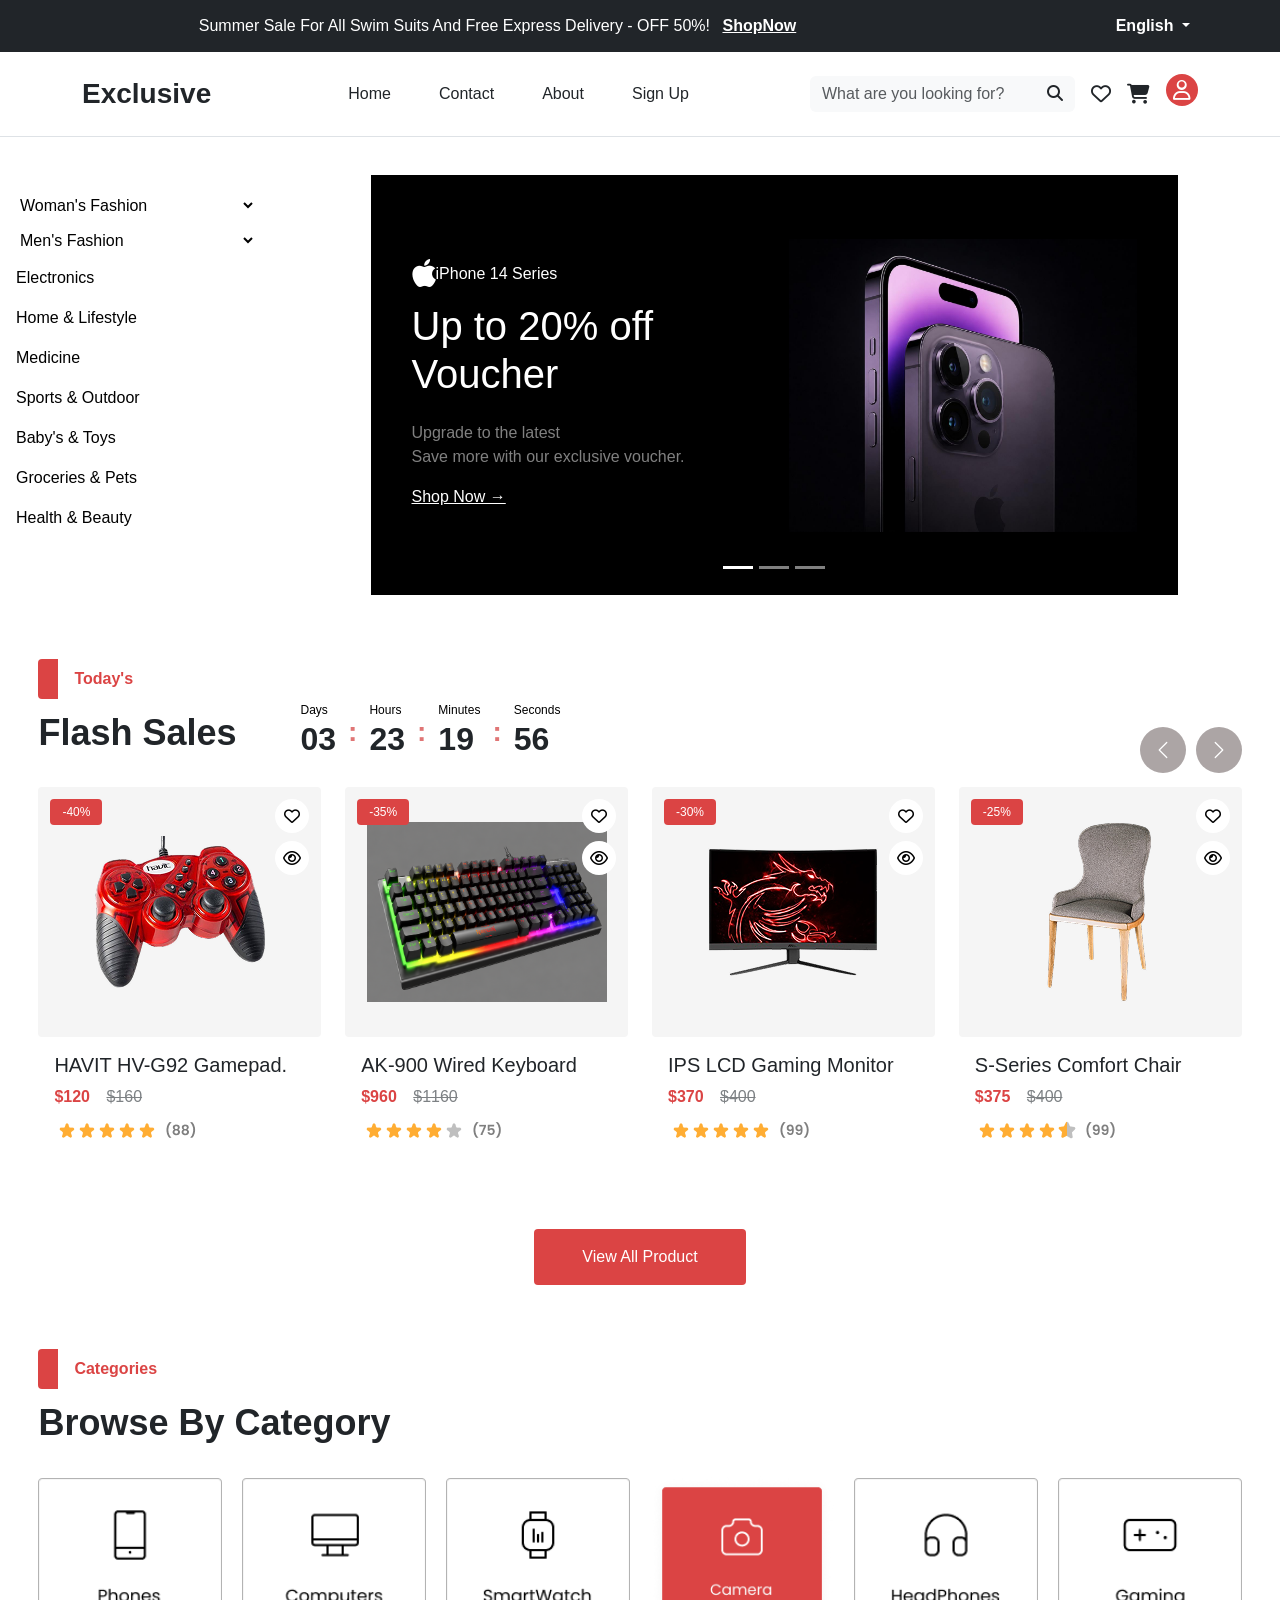
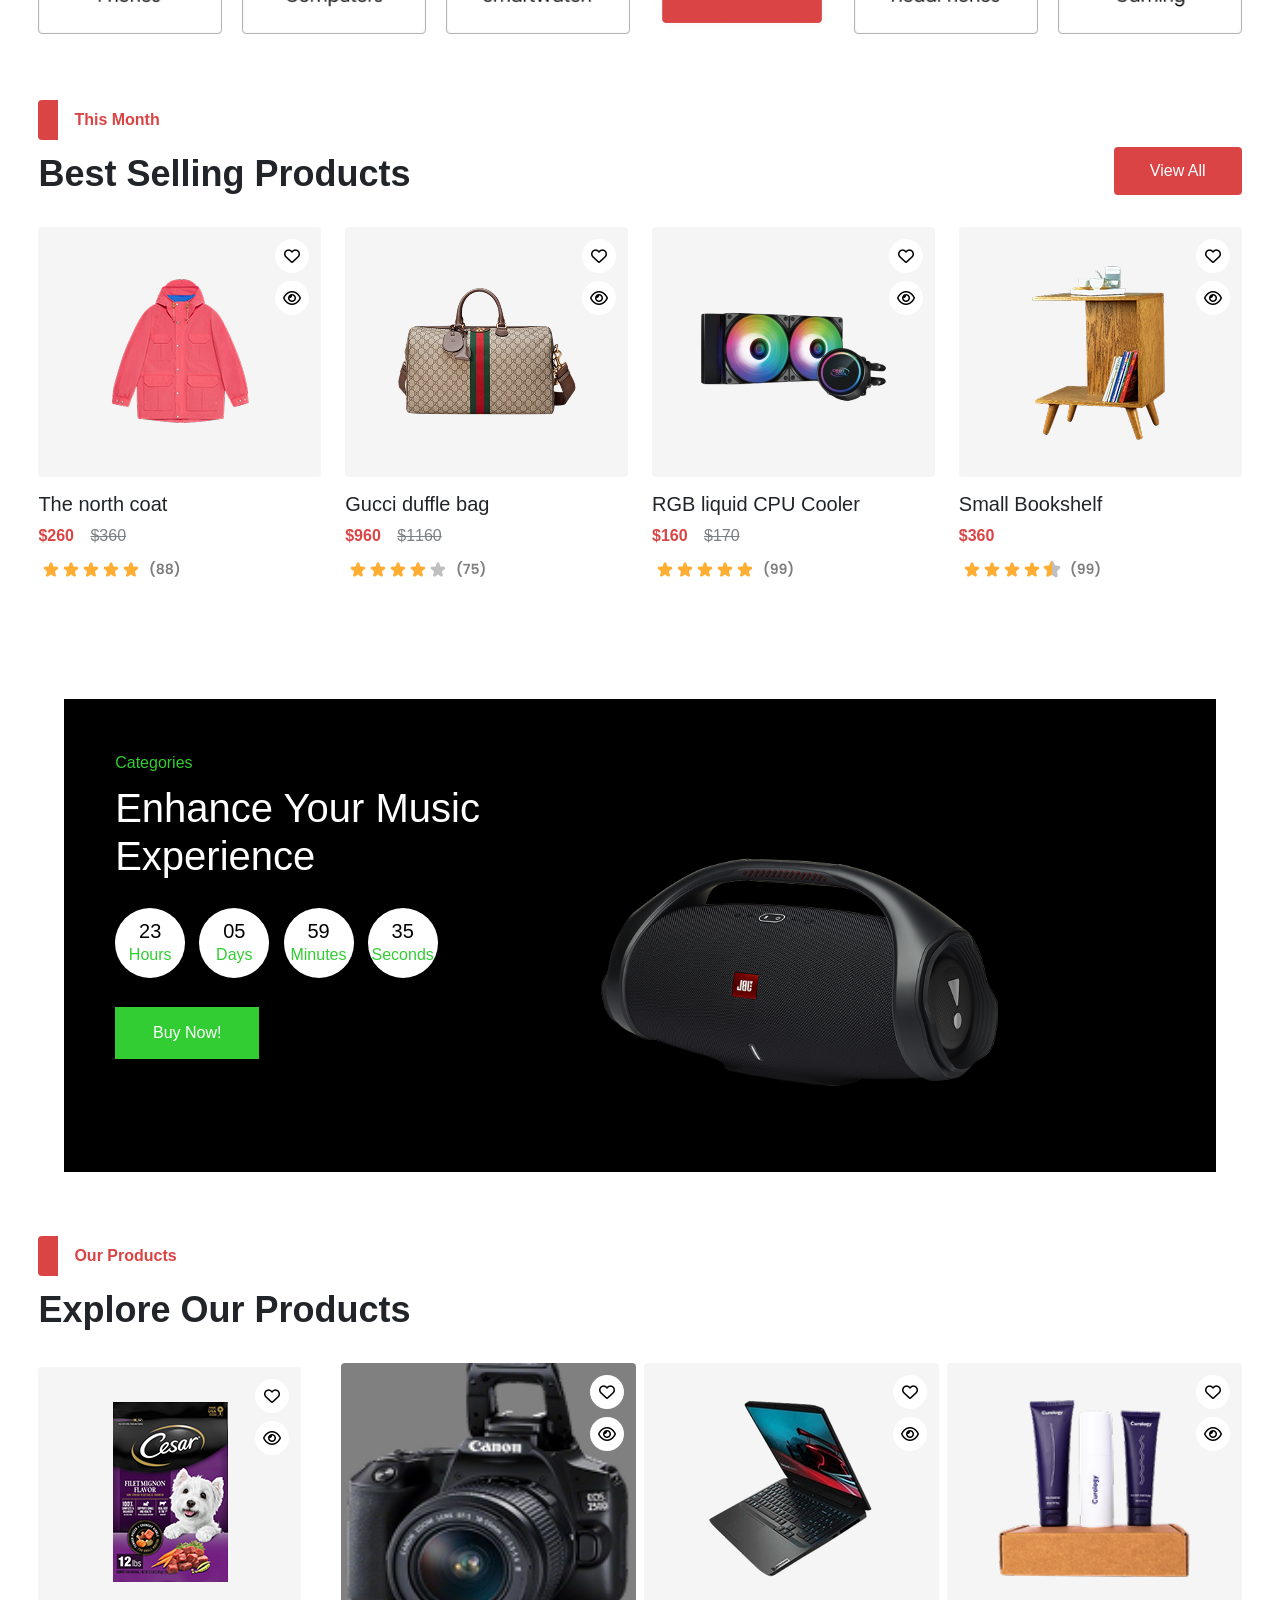
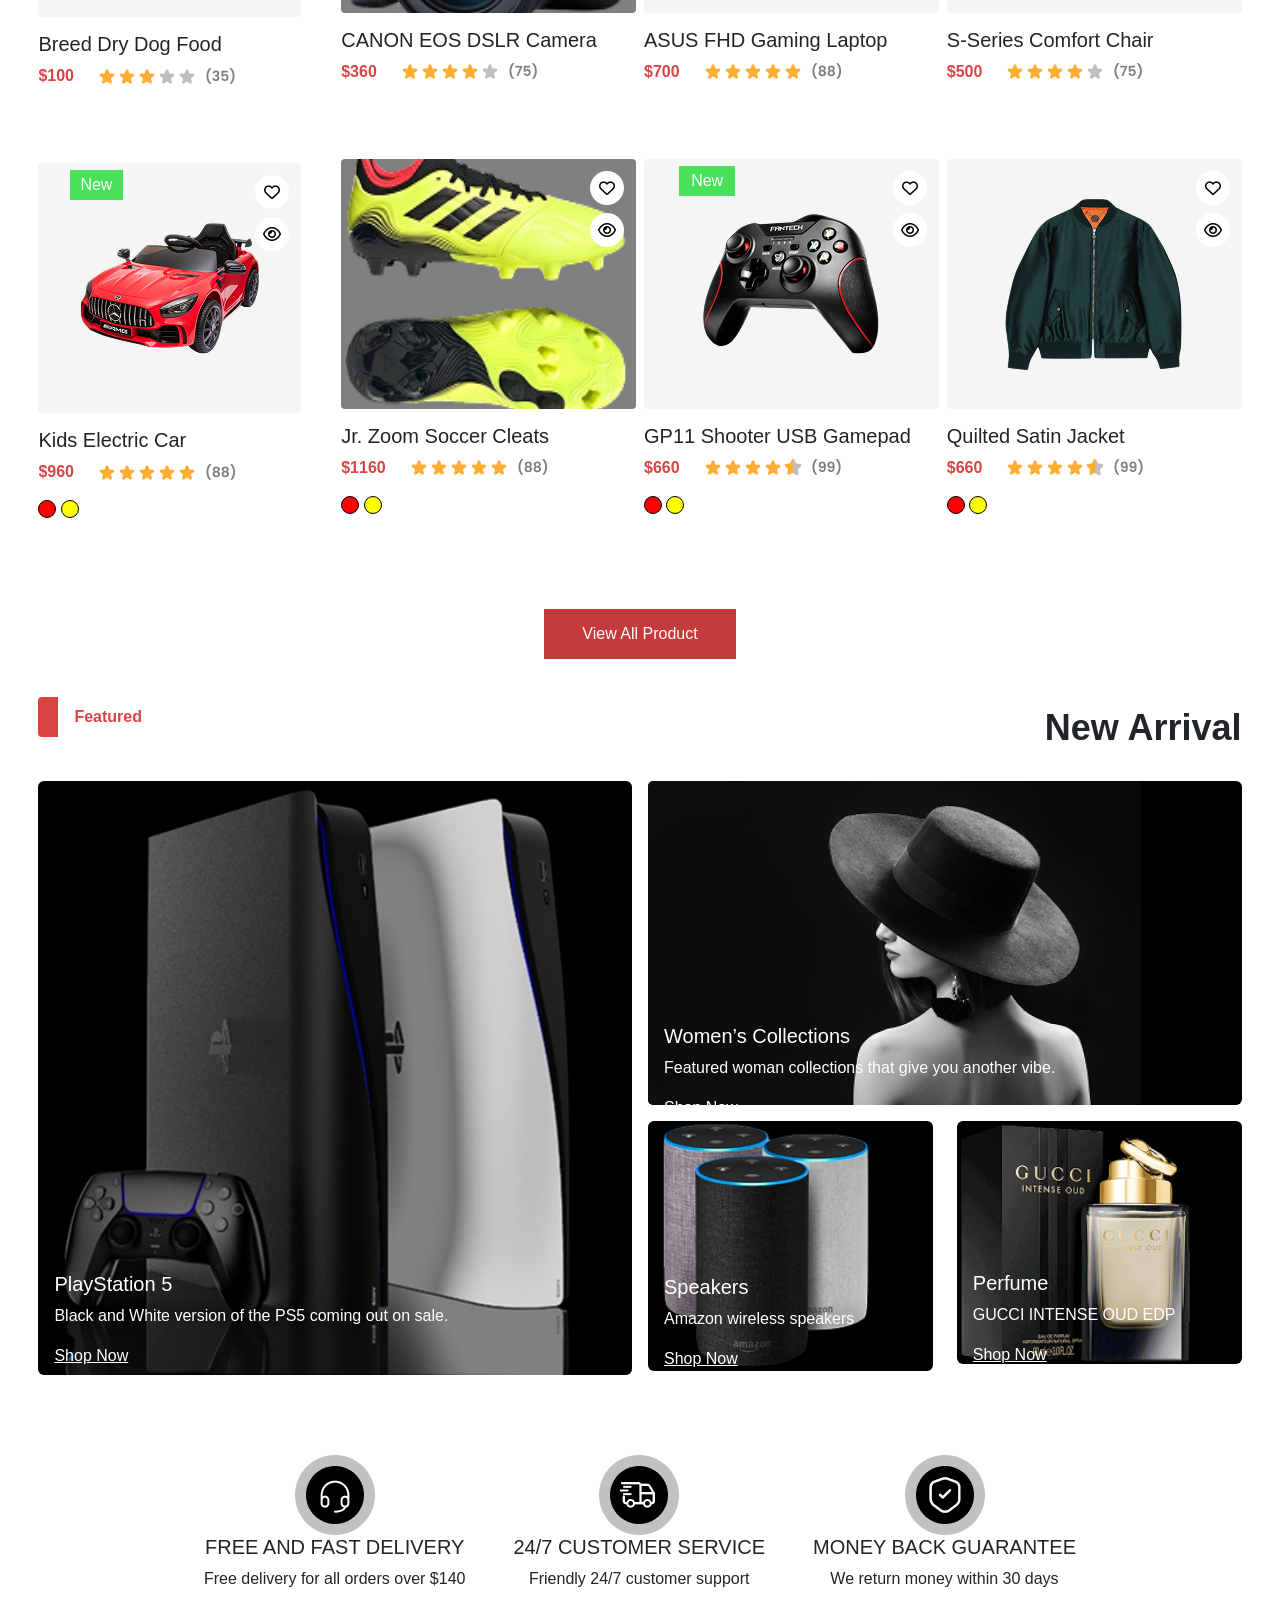
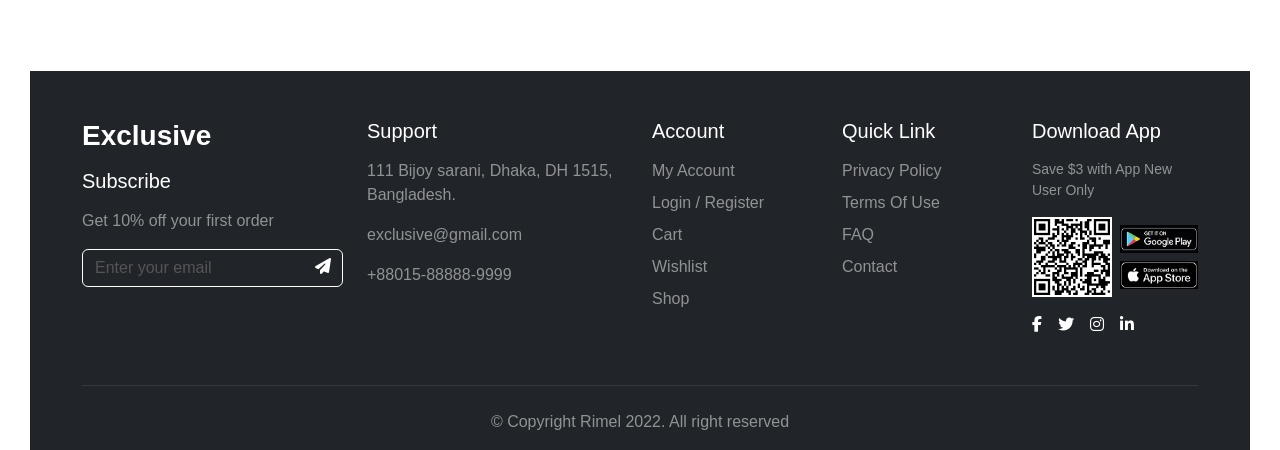
<file: HomePage/index.html>
<!DOCTYPE html>
<html lang="en">
<head>
    <meta charset="UTF-8">
    <meta name="viewport" content="width=device-width, initial-scale=1.0">
    <title>Home-page</title>
    <link href="https://cdn.jsdelivr.net/npm/bootstrap@5.3.8/dist/css/bootstrap.min.css" rel="stylesheet" integrity="sha384-sRIl4kxILFvY47J16cr9ZwB07vP4J8+LH7qKQnuqkuIAvNWLzeN8tE5YBujZqJLB" crossorigin="anonymous">
    <link rel="stylesheet" href="https://cdnjs.cloudflare.com/ajax/libs/font-awesome/6.4.0/css/all.min.css">
    <link rel="stylesheet" href="style.css">
    <link rel="preconnect" href="https://fonts.googleapis.com">
    <link rel="preconnect" href="https://fonts.gstatic.com" crossorigin>
</head>
<body>
    <section class="container-fluid px-0 bg-dark text-white py-2">
        <div class="container">
            <div class="row align-items-center">
                <div class="col-md-9 col-12 text-center">
                    <p class="m-0 text-white">
                        Summer Sale For All Swim Suits And Free Express Delivery - OFF 50%! 
                        <a href="#" class="text-white fw-bold text-decoration-underline ms-2">ShopNow</a>
                    </p>
                </div>
                <div class="col-md-3 col-12 text-end">
                    <div class="dropdown">
                        <a class="btn btn-secondary bg-transparent text-white border-0 fw-bold dropdown-toggle pe-2"
                            href="#" role="button" data-bs-toggle="dropdown" aria-expanded="false">
                            English
                        </a>
                        <ul class="dropdown-menu">
                            <li><a class="dropdown-item" href="#">English</a></li>
                            <li><a class="dropdown-item" href="#">Arabic</a></li>
                        </ul>
                    </div>
                </div>
            </div>
        </div>
    </section>

    <nav class="navbar navbar-expand-lg bg-white border-bottom py-3">
        <div class="container">
            <a class="navbar-brand fw-bold fs-3 text-dark" href="#">Exclusive</a>
            <button class="navbar-toggler" type="button" data-bs-toggle="collapse"
                data-bs-target="#navbarSupportedContent" aria-controls="navbarSupportedContent" aria-expanded="false"
                aria-label="Toggle navigation">
                <span class="navbar-toggler-icon"></span>
            </button>
            <div class="collapse navbar-collapse" id="navbarSupportedContent">
                <ul class="navbar-nav mx-auto mb-2 mb-lg-0">
                    <li class="nav-item mx-3">
                        <a class="nav-link text-dark" href="../HomePage/index.html">Home</a>
                    </li>
                    <li class="nav-item mx-3">
                        <a class="nav-link text-dark" href="../Contact/index.html">Contact</a>
                    </li>
                    <li class="nav-item mx-3">
                        <a class="nav-link text-dark" href="../About/index.html">About</a>
                    </li>
                    <li class="nav-item mx-3">
                        <a class="nav-link text-dark" href="../signup/signup.html">Sign Up</a>
                    </li>
                </ul>
                <form class="d-flex align-items-center position-relative me-3" role="search">
                    <input class="form-control bg-light position-relative border-0 pe-5 search-box" type="search" placeholder="What are you looking for?" aria-label="Search">
                    <button class="btn border-0 position-absolute end-0 top-0 text-dark" type="submit"><i class="fa-solid fa-magnifying-glass"></i></button>
                </form>
                <div class="d-flex align-items-center gap-3 fs-5">
                    <a href="../wishlist/whishlist.html" class="text-dark"><i class="fa-regular fa-heart"></i></a>
                    
                    <a href="../cart/cart.html" class="text-dark position-relative">
                        <i class="fa-solid fa-cart-shopping"></i>
                    </a>
                    <div class="dropdown">
                        <a class="user-icon d-inline-flex align-items-center justify-content-center text-dark text-decoration-none" href="#" data-bs-toggle="dropdown">
                            <i class="fa-regular fa-user"></i>
                        </a>
                        <div class="dropdown-menu">
                            <a class="dropdown-item" href="../My Account/index.html">Manage My Account</a>
                            <a class="dropdown-item" href="#">My Order</a>
                            <a class="dropdown-item" href="#">My Cancellations</a>
                            <a class="dropdown-item" href="#">My Reviews</a>
                            <a class="dropdown-item" href="../signup/signup.html">Logout</a>
                        </div>
                    </div>
                </div>
            </div>
        </div>
    </nav>

    <div class="main-content">
        <div class="list-group">
            <select class="list-group-item list-group-item-action">
                <option>Woman's Fashion</option>
                <option>Jeans</option>
                <option>Basic Tops</option>
            </select>
            <select class="list-group-item list-group-item-action">
                <option>Men's Fashion</option>
                <option>Jeans</option>
                <option>T-shirts</option>
            </select> 
            <a href="#" class="list-group-item list-group-item-action">Electronics</a>
            <a href="#" class="list-group-item list-group-item-action">Home & Lifestyle</a>
            <a href="#" class="list-group-item list-group-item-action">Medicine</a>
            <a href="#" class="list-group-item list-group-item-action">Sports & Outdoor</a>
            <a href="#" class="list-group-item list-group-item-action">Baby's & Toys</a>
            <a href="#" class="list-group-item list-group-item-action">Groceries & Pets</a>
            <a href="#" class="list-group-item list-group-item-action">Health & Beauty</a>
        </div>

        <div id="carouselExampleIndicators" class="carousel slide">
            <div class="carousel-indicators">
                <button type="button" data-bs-target="#carouselExampleIndicators" data-bs-slide-to="0" class="active" aria-current="true"></button>
                <button type="button" data-bs-target="#carouselExampleIndicators" data-bs-slide-to="1"></button>
                <button type="button" data-bs-target="#carouselExampleIndicators" data-bs-slide-to="2"></button>
            </div>

            <div class="carousel-inner">
                <div class="carousel-item active">
                    <div class="home-banner">
                        <div class="home-banner-text">
                            <div class="phone-title">
                                <i class="fa-brands fa-apple fs-2"></i>
                                <p>iPhone 14 Series</p>
                            </div>
                            <h2>Up to 20% off Voucher</h2>
                            <p class="macbook">Upgrade to the latest<br>Save more with our exclusive voucher.</p>
                            <a href="#" class="text-white">Shop Now →</a>
                        </div>
                        <img src="images/iphone.jpeg" class="home-iphone-img" alt="iPhone">
                    </div>
                </div>

                <div class="carousel-item">
                    <div class="home-banner">
                        <div class="home-banner-text">
                            <div class="phone-title">
                                <i class="fa-brands fa-apple fs-2"></i>
                                <p>MacBook Pro</p>
                            </div>
                            <h2>Power.<br>Redefined.</h2>
                            <p class="macbook">Save up to 15% on<br>MacBook Pro with our<br>exclusive voucher.</p>
                            <a href="#" class="text-white">Shop Now →</a>
                        </div>
                        <img src="images/macbook.jpeg" class="home-macbook-img" alt="MacBook">
                    </div>
                </div>

                <div class="carousel-item">
                    <div class="home-banner">
                        <div class="home-banner-text">
                            <div class="phone-title">
                                <i class="fa-brands fa-apple fs-2"></i>
                                <p>Apple Watch</p>
                            </div>
                            <h2>Smarter.<br>Every Move.</h2>
                            <p class="macbook">Stay connected, active<br>and on track every day.</p>
                            <a href="#" class="text-white">Shop Now →</a>
                        </div>
                        <img src="images/smartwatch.jpeg" class="home-macbook-img" alt="Apple Watch">
                    </div>
                </div>
            </div>
        </div>
    </div>

    <section class="section-container">
      <div class="flash-header">
          <div>
              <p class="today">Today's</p>
              <h2>Flash Sales</h2>
          </div>
          <div class="timer">
              <div>
                  <p>Days</p>
                  <h3>03</h3>
              </div>
              <span class="colon">:</span>
              <div>
                  <p>Hours</p>
                  <h3>23</h3>
              </div>
              <span class="colon">:</span>
              <div>
                  <p>Minutes</p>
                  <h3>19</h3>
              </div>
              <span class="colon">:</span>
              <div>
                  <p>Seconds</p>
                  <h3>56</h3>
              </div>
          </div>
      </div>
  
      <div id="carouselExampleControls" class="carousel slide">
          <div class="carousel-inner">
              <div class="carousel-item active">
                  <div class="row">
                      <div class="col-md-3 col-10 mx-auto">
                          <div class="card">
                              <div class="product-img">
                                  <img src="images/playstation.png" class="card-img-top" alt="Gamepad">
                                  <p class="discount">-40%</p>
                                  <i class="fa-regular fa-heart heart"></i>
                                  <i class="fa-regular fa-eye eye"></i>
                                  <button class="cart-btn">Add To Cart</button>
                              </div>
                              <div class="card-body">
                                  <h5 class="card-text">HAVIT HV-G92 Gamepad.</h5>
                                  <p class="price">
                                      <span class="new-price">$120</span>
                                      <span class="old-price">$160</span>
                                  </p>
                                  <img src="images/5 star.png" class="rating-img" alt="Rating">
                              </div>
                          </div>
                      </div>
  
                      <div class="col-md-3 col-10 mx-auto">
                          <div class="card">
                              <div class="product-img">
                                  <img src="images/keyboard.png" class="keyboard-img" alt="Keyboard">
                                  <p class="discount">-35%</p>
                                  <i class="fa-regular fa-heart heart"></i>
                                  <i class="fa-regular fa-eye eye"></i>
                                  <button class="cart-btn">Add To Cart</button>
                              </div>
                              <div class="card-body">
                                  <h5 class="card-text">AK-900 Wired Keyboard</h5>
                                  <p class="price">
                                      <span class="new-price">$960</span>
                                      <span class="old-price">$1160</span>
                                  </p>
                                  <img src="images/4star.png" class="rating-img" alt="Rating">
                              </div>
                          </div>
                      </div>
  
                      <div class="col-md-3 col-10 mx-auto">
                          <div class="card">
                              <div class="product-img">
                                  <img src="images/tv.png" class="card-img-top" alt="Monitor">
                                  <p class="discount">-30%</p>
                                  <i class="fa-regular fa-heart heart"></i>
                                  <i class="fa-regular fa-eye eye"></i>
                                  <button class="cart-btn">Add To Cart</button>
                              </div>
                              <div class="card-body">
                                  <h5 class="card-text">IPS LCD Gaming Monitor</h5>
                                  <p class="price">
                                      <span class="new-price">$370</span>
                                      <span class="old-price">$400</span>
                                  </p>
                                  <img src="images/stars.png" class="rating-img" alt="Rating">
                              </div>
                          </div>
                      </div>
  
                      <div class="col-md-3 col-10 mx-auto">
                          <div class="card">
                              <div class="product-img">
                                  <img src="images/chair.png" class="card-img-top" alt="Chair">
                                  <p class="discount">-25%</p>
                                  <i class="fa-regular fa-heart heart"></i>
                                  <i class="fa-regular fa-eye eye"></i>
                                  <button class="cart-btn">Add To Cart</button>
                              </div>
                              <div class="card-body">
                                  <h5 class="card-text">S-Series Comfort Chair</h5>
                                  <p class="price">
                                      <span class="new-price">$375</span>
                                      <span class="old-price">$400</span>
                                  </p>
                                  <img src="images/rating.png" class="rating-img" alt="Rating">
                              </div>
                          </div>
                      </div>
                  </div>
              </div>
  
              <div class="carousel-item">
                  <div class="row">
                      <div class="col-md-3 col-10 mx-auto">
                          <div class="card">
                              <div class="product-img">
                                  <img src="images/tv.png" class="card-img-top" alt="Monitor">
                                  <p class="discount">-30%</p>
                                  <i class="fa-regular fa-heart heart"></i>
                                  <i class="fa-regular fa-eye eye"></i>
                                  <button class="cart-btn">Add To Cart</button>
                              </div>
                              <div class="card-body">
                                  <h5 class="card-text">IPS LCD Gaming Monitor</h5>
                                  <p class="price">
                                      <span class="new-price">$370</span>
                                      <span class="old-price">$400</span>
                                  </p>
                                  <img src="images/stars.png" class="rating-img" alt="Rating">
                              </div>
                          </div>
                      </div>
                  </div>
              </div>
          </div>
  
          <button class="carousel-control-prev" type="button" data-bs-target="#carouselExampleControls" data-bs-slide="prev">
              <span class="carousel-control-prev-icon"></span>
          </button>
          <button class="carousel-control-next" type="button" data-bs-target="#carouselExampleControls" data-bs-slide="next">
              <span class="carousel-control-next-icon"></span>
          </button>
      </div>
  </section>

    <a href="#" class="product">View All Product</a>

<div class="categories-section">

  <div class="flash-header">
      <div>
          <p class="today">Categories</p>
          <h2>Browse By Category</h2>
      </div>
  </div>

  <div class="category-container">
      <a href="#" class="category"><img src="images/phone.png" alt="Phone"></a>
      <a href="#" class="category"><img src="images/computer.png" alt="Computer"></a>
      <a href="#" class="category"><img src="images/smartwatch.png" alt="Smartwatch"></a>
      <a href="#" class="category"><img src="images/camera.png" class="camera-img" alt="Camera"></a>
      <a href="#" class="category"><img src="images/headphone.png" alt="Headphone"></a>
      <a href="#" class="category"><img src="images/gaming.png" alt="Gaming"></a>
  </div>

</div>

    <div class="best-selling">
        <div class="flash-header">
            <div>
                <p class="today">This Month</p>
                <h2>Best Selling Products</h2>
            </div>
            <a href="#" class="product">View All</a>
        </div>

        <div class="row">
            <div class="col-md-3 col-10 mx-auto">
                <div class="card">
                    <div class="product-img">
                        <img src="images/jacket.png" class="card-img-top" alt="Coat">
                        <i class="fa-regular fa-heart heart"></i>
                        <i class="fa-regular fa-eye eye"></i>
                        <button class="cart-btn">Add To Cart</button>
                    </div>
                    <div class="card-body">
                        <h5 class="card-text">The north coat</h5>
                        <p class="price">
                            <span class="new-price">$260</span>
                            <span class="old-price">$360</span>
                        </p>
                        <img src="images/5 star.png" class="rating-img" alt="Rating">
                    </div>
                </div>
            </div>

            <div class="col-md-3 col-10 mx-auto">
                <div class="card">
                    <div class="product-img">
                        <img src="images/bag.png" class="card-img-top" alt="Bag">
                        <i class="fa-regular fa-heart heart"></i>
                        <i class="fa-regular fa-eye eye"></i>
                        <button class="cart-btn">Add To Cart</button>
                    </div>
                    <div class="card-body">
                        <h5 class="card-text">Gucci duffle bag</h5>
                        <p class="price">
                            <span class="new-price">$960</span>
                            <span class="old-price">$1160</span>
                        </p>
                        <img src="images/4star.png" class="rating-img" alt="Rating">
                    </div>
                </div>
            </div>

            <div class="col-md-3 col-10 mx-auto">
                <div class="card">
                    <div class="product-img">
                        <img src="images/music.png" class="card-img-top" alt="Cooler">
                        <i class="fa-regular fa-heart heart"></i>
                        <i class="fa-regular fa-eye eye"></i>
                        <button class="cart-btn">Add To Cart</button>
                    </div>
                    <div class="card-body">
                        <h5 class="card-text">RGB liquid CPU Cooler</h5>
                        <p class="price">
                            <span class="new-price">$160</span>
                            <span class="old-price">$170</span>
                        </p>
                        <img src="images/stars.png" class="rating-img" alt="Rating">
                    </div>
                </div>
            </div>

            <div class="col-md-3 col-10 mx-auto">
                <div class="card">
                    <div class="product-img">
                        <img src="images/books.png" class="card-img-top" alt="Bookshelf">
                        <i class="fa-regular fa-heart heart"></i>
                        <i class="fa-regular fa-eye eye"></i>
                        <button class="cart-btn">Add To Cart</button>
                    </div>
                    <div class="card-body">
                        <h5 class="card-text">Small Bookshelf</h5>
                        <p class="price">
                            <span class="new-price">$360</span>
                        </p>
                        <img src="images/rating.png" class="rating-img" alt="Rating">
                    </div>
                </div>
            </div> 
        </div>
    </div>

    <div class="banner-jbl">
        <div class="banner-text">
            <p>Categories</p>
            <h2>Enhance Your Music Experience</h2>
            <div class="time-circles">
                <div class="circle">
                    <h5>23</h5>
                    <p>Hours</p>
                </div>
                <div class="circle">
                    <h5>05</h5>
                    <p>Days</p>
                </div>
                <div class="circle">
                    <h5>59</h5>
                    <p>Minutes</p>
                </div>
                <div class="circle">
                    <h5>35</h5>
                    <p>Seconds</p>
                </div>
            </div>
            <a href="#">Buy Now!</a>
            <img src="images/jbl.png" class="iphone-img" alt="JBL Speaker">
        </div>
    </div>

    <div class="best-selling">
        <div class="flash-header">
            <div>
                <p class="today">Our Products</p>
                <h2>Explore Our Products</h2>
            </div>
        </div>
        <div class="explore-product">
            <div class="row g-2">
                <div class="col-md-3 col-12 first-card">
                    <div class="card">
                        <div class="product-img">
                            <img src="images/choclate.png" class="card-img-top first-img" alt="Dog Food">
                            <i class="fa-regular fa-heart heart"></i>
                            <i class="fa-regular fa-eye eye"></i>
                            <button class="cart-btn">Add To Cart</button>
                        </div>
                        <div class="card-body">
                            <h5 class="card-text">Breed Dry Dog Food</h5>
                            <div class="price-rating">
                                <p class="price">
                                    <span class="new-price">$100</span>
                                </p>
                                <img src="images/3 star.png" class="rating-img" alt="Rating">
                            </div>
                        </div>
                    </div>
                </div>

                <div class="col-md-3 col-12">
                    <div class="card camera-card">
                        <div class="product-img">
                            <img src="images/cameras.png" class="cameras-img" alt="Camera">
                            <i class="fa-regular fa-heart heart"></i>
                            <i class="fa-regular fa-eye eye"></i>
                            <button class="cart-btn">Add To Cart</button>
                        </div>
                        <div class="card-body">
                            <h5 class="card-text">CANON EOS DSLR Camera</h5>
                            <div class="price-rating">
                                <p class="price">
                                    <span class="new-price">$360</span>
                                </p>
                                <img src="images/4star.png" class="rating-img" alt="Rating">
                            </div>
                        </div>
                    </div>
                </div>

                <div class="col-md-3 col-12">
                    <div class="card">
                        <div class="product-img">
                            <img src="images/Laptop.png" class="card-img-top" alt="Laptop">
                            <i class="fa-regular fa-heart heart"></i>
                            <i class="fa-regular fa-eye eye"></i>
                            <button class="cart-btn">Add To Cart</button>
                        </div>
                        <div class="card-body">
                            <h5 class="card-text">ASUS FHD Gaming Laptop</h5>
                            <div class="price-rating">
                                <p class="price">
                                    <span class="new-price">$700</span>
                                </p>
                                <img src="images/5 star.png" class="rating-img" alt="Rating">
                            </div>
                        </div>
                    </div>
                </div>

                <div class="col-md-3 col-12">
                    <div class="card">
                        <div class="product-img">
                            <img src="images/cream.png" class="card-img-top" alt="Product">
                            <i class="fa-regular fa-heart heart"></i>
                            <i class="fa-regular fa-eye eye"></i>
                            <button class="cart-btn">Add To Cart</button>
                        </div>
                        <div class="card-body">
                            <h5 class="card-text">S-Series Comfort Chair</h5>
                            <div class="price-rating">
                                <p class="price">
                                    <span class="new-price">$500</span>
                                </p>
                                <img src="images/4star.png" class="rating-img" alt="Rating">
                            </div>
                        </div>
                    </div>
                </div>

                <div class="col-md-3 col-12 first-card">
                    <div class="card">
                        <div class="product-img">
                            <img src="images/carss.png" class="card-img-top first-img" alt="Electric Car">
                            <p class="new">New</p>
                            <i class="fa-regular fa-heart heart"></i>
                            <i class="fa-regular fa-eye eye"></i>
                            <button class="cart-btn">Add To Cart</button>
                        </div>
                        <div class="card-body">
                            <h5 class="card-text">Kids Electric Car</h5>
                            <div class="price-rating">
                                <p class="price">
                                    <span class="new-price">$960</span>
                                </p>
                                <img src="images/5 star.png" class="rating-img" alt="Rating">
                            </div>
                            <div class="colors">
                                <button class="color-circle red"></button>
                                <button class="color-circle yellow"></button>
                            </div>
                        </div>
                    </div>
                </div>

                <div class="col-md-3 col-12">
                    <div class="card shoes-card">
                        <div class="product-img">
                            <img src="images/shoes.png" class="shoes-img" alt="Soccer Cleats">
                            <i class="fa-regular fa-heart heart"></i>
                            <i class="fa-regular fa-eye eye"></i>
                            <button class="cart-btn">Add To Cart</button>
                        </div>
                        <div class="card-body">
                            <h5 class="card-text">Jr. Zoom Soccer Cleats</h5>
                            <div class="price-rating">
                                <p class="price">
                                    <span class="new-price">$1160</span>
                                </p>
                                <img src="images/5 star.png" class="rating-img" alt="Rating">
                            </div>
                            <div class="colors">
                                <button class="color-circle red"></button>
                                <button class="color-circle yellow"></button>
                            </div>
                        </div>
                    </div>
                </div>

                <div class="col-md-3 col-12">
                    <div class="card">
                        <div class="product-img">
                            <img src="images/playstations.png" class="card-img-top" alt="Gamepad">
                            <p class="new">New</p>
                            <i class="fa-regular fa-heart heart"></i>
                            <i class="fa-regular fa-eye eye"></i>
                            <button class="cart-btn">Add To Cart</button>
                        </div>
                        <div class="card-body">
                            <h5 class="card-text">GP11 Shooter USB Gamepad</h5>
                            <div class="price-rating">
                                <p class="price">
                                    <span class="new-price">$660</span>
                                </p>
                                <img src="images/rating.png" class="rating-img" alt="Rating">
                            </div>
                            <div class="colors">
                                <button class="color-circle red"></button>
                                <button class="color-circle yellow"></button>
                            </div>
                        </div>
                    </div>
                </div>

                <div class="col-md-3 col-12">
                    <div class="card">
                        <div class="product-img">
                            <img src="images/jackets.png" class="card-img-top" alt="Jacket">
                            <i class="fa-regular fa-heart heart"></i>
                            <i class="fa-regular fa-eye eye"></i>
                            <button class="cart-btn">Add To Cart</button>
                        </div>
                        <div class="card-body">
                            <h5 class="card-text">Quilted Satin Jacket</h5>
                            <div class="price-rating">
                                <p class="price">
                                    <span class="new-price">$660</span>
                                </p>
                                <img src="images/rating.png" class="rating-img" alt="Rating">
                            </div>
                            <div class="colors">
                                <button class="color-circle red"></button>
                                <button class="color-circle yellow"></button>
                            </div>
                        </div>
                    </div>
                </div> 
            </div>

        
        </div>
    </div>

    <a href="" class="product-card">View All Product</a>
  <div class="best-selling">
    <div class="flash-header">
  <p class="today">Featured</p>
      <h2>New Arrival</h2>
    </div>
    <div class="row g-3">
      <div class="col-md-6 col-12">
        <div class="card text-white bg-black">
    <img src="images/ps5.png" class="card-img  " alt="...">
    <div class="card-img-overlay playstation-text">
      <h5 class="card-title">PlayStation 5</h5>
      <p class="card-text">Black and White version of the PS5 coming out on sale.</p>
      <a href="" class="card-text">Shop Now</a>
      </div>
    </div>
      </div>

  <div class="col-md-6 col-12">
    <div class="row g-4">
      <div class="col-12">
  <div class="card text-white bg-black">
    <img src="images/women.png" class="card-img new-arrival-img " alt="...">
    <div class="card-img-overlay">
      <h5 class="card-title">Women’s Collections</h5>
      <p class="card-text">Featured woman collections that give you another vibe.</p>
        <a href="" class="card-text">Shop Now</a>
    </div>
      </div>
    </div>

  <div class="col-md-6 col-12">
  <div class="card text-white bg-black">
    <img src="images/musicc.png" class="card-img new-arrival-img" alt="...">
    <div class="card-img-overlay speaker-text">
      <h5 class="card-title">Speakers</h5>
      <p class="card-text">Amazon wireless speakers</p>
          <a href="" class="card-text">Shop Now</a>
    </div>
  </div>
  </div>
  <div class="col-md-6 col-12">
  <div class="card text-white bg-black">
    <img src="images/perfume.png" class="card-img  new-arrival-img" alt="...">
    <div class="card-img-overlay perfume-text">
      <h5 class="card-title">Perfume</h5>
      <p class="card-text">GUCCI INTENSE OUD EDP</p>
  <a href="" class="card-text">Shop Now</a>
    </div>
  </div>
  </div>
  </div>
  </div>


    <div class="d-flex justify-content-center text-center mb-5 mt-5">
        <div class="customer-serviec mx-4">
            <img src="images/Headphone (2).png" alt="Service">
            <h5>FREE AND FAST DELIVERY</h5>
            <p>Free delivery for all orders over $140</p>
        </div>
        <div class="customer-serviec mx-4">
            <img src="images/truck.png" alt="Service">
            <h5>24/7 CUSTOMER SERVICE</h5>
            <p>Friendly 24/7 customer support</p>
        </div>
        <div class="customer-serviec mx-4">
            <img src="images/Services.png" alt="Service">
            <h5>MONEY BACK GUARANTEE</h5>
            <p>We return money within 30 days</p>
        </div>
    </div>

    <footer class="bg-dark text-white pt-5 pb-3">
        <div class="container">
            <div class="row">
                <div class="col-md-3 col-12 mb-4">
                    <h3 class="fw-bold mb-3">Exclusive</h3>
                    <h5 class="mb-3">Subscribe</h5>
                    <p class="text-white-50">Get 10% off your first order</p>
                    <div class="position-relative">
                        <input type="email" class="form-control bg-transparent text-white border-white pe-5" placeholder="Enter your email">
                        <button class="btn text-white position-absolute end-0 top-0 border-0"><i class="fa-solid fa-paper-plane"></i></button>
                    </div>
                </div>
                <div class="col-md-3 col-12 mb-4">
                    <h5 class="mb-3">Support</h5>
                    <p class="text-white-50">111 Bijoy sarani, Dhaka, DH 1515, Bangladesh.</p>
                    <p class="text-white-50">exclusive@gmail.com</p>
                    <p class="text-white-50">+88015-88888-9999</p>
                </div>
                <div class="col-md-2 col-12 mb-4">
                    <h5 class="mb-3">Account</h5>
                    <ul class="list-unstyled">
                        <li class="mb-2"><a href="../My Account/index.html" class="text-white-50 text-decoration-none">My Account</a></li>
                        <li class="mb-2"><a href="#" class="text-white-50 text-decoration-none">Login / Register</a></li>
                        <li class="mb-2"><a href="#" class="text-white-50 text-decoration-none">Cart</a></li>
                        <li class="mb-2"><a href="#" class="text-white-50 text-decoration-none">Wishlist</a></li>
                        <li class="mb-2"><a href="#" class="text-white-50 text-decoration-none">Shop</a></li>
                    </ul>
                </div>
                <div class="col-md-2 col-12 mb-4">
                    <h5 class="mb-3">Quick Link</h5>
                    <ul class="list-unstyled">
                        <li class="mb-2"><a href="#" class="text-white-50 text-decoration-none">Privacy Policy</a></li>
                        <li class="mb-2"><a href="#" class="text-white-50 text-decoration-none">Terms Of Use</a></li>
                        <li class="mb-2"><a href="#" class="text-white-50 text-decoration-none">FAQ</a></li>
                        <li class="mb-2"><a href="#" class="text-white-50 text-decoration-none">Contact</a></li>
                    </ul>
                </div>
                <div class="col-md-2 col-12 mb-4">
                    <h5 class="mb-3">Download App</h5>
                    <p class="text-white-50 small">Save $3 with App New User Only</p>
                    <div class="d-flex align-items-center gap-2 mb-3">
                        <img src="images/Qr Code.png" alt="QR Code" width="80" class="img-fluid">
                        <div class="d-flex flex-column gap-2">
                            <img src="images/GooglePlay.png" alt="Google Play" width="100" class="img-fluid">
                            <img src="images/AppStore.png" alt="App Store" width="100" class="img-fluid">
                        </div>
                    </div>
                    <div class="d-flex gap-3">
                        <a href="#" class="text-white"><i class="fa-brands fa-facebook-f"></i></a>
                        <a href="#" class="text-white"><i class="fa-brands fa-twitter"></i></a>
                        <a href="#" class="text-white"><i class="fa-brands fa-instagram"></i></a>
                        <a href="#" class="text-white"><i class="fa-brands fa-linkedin-in"></i></a>
                    </div>
                </div>
            </div>
            <hr class="border-secondary my-4">
            <p class="text-center text-white-50 m-0">© Copyright Rimel 2022. All right reserved</p>
        </div>
    </footer>

    <script src="https://cdn.jsdelivr.net/npm/bootstrap@5.3.8/dist/js/bootstrap.bundle.min.js" integrity="sha384-FKyoEForCGlyvwx9Hj09JcYn3nv7wiPVlz7YYwJrWVcXK/BmnVDxM+D2scQbITxI" crossorigin="anonymous"></script>
</body>
</html>
</file>
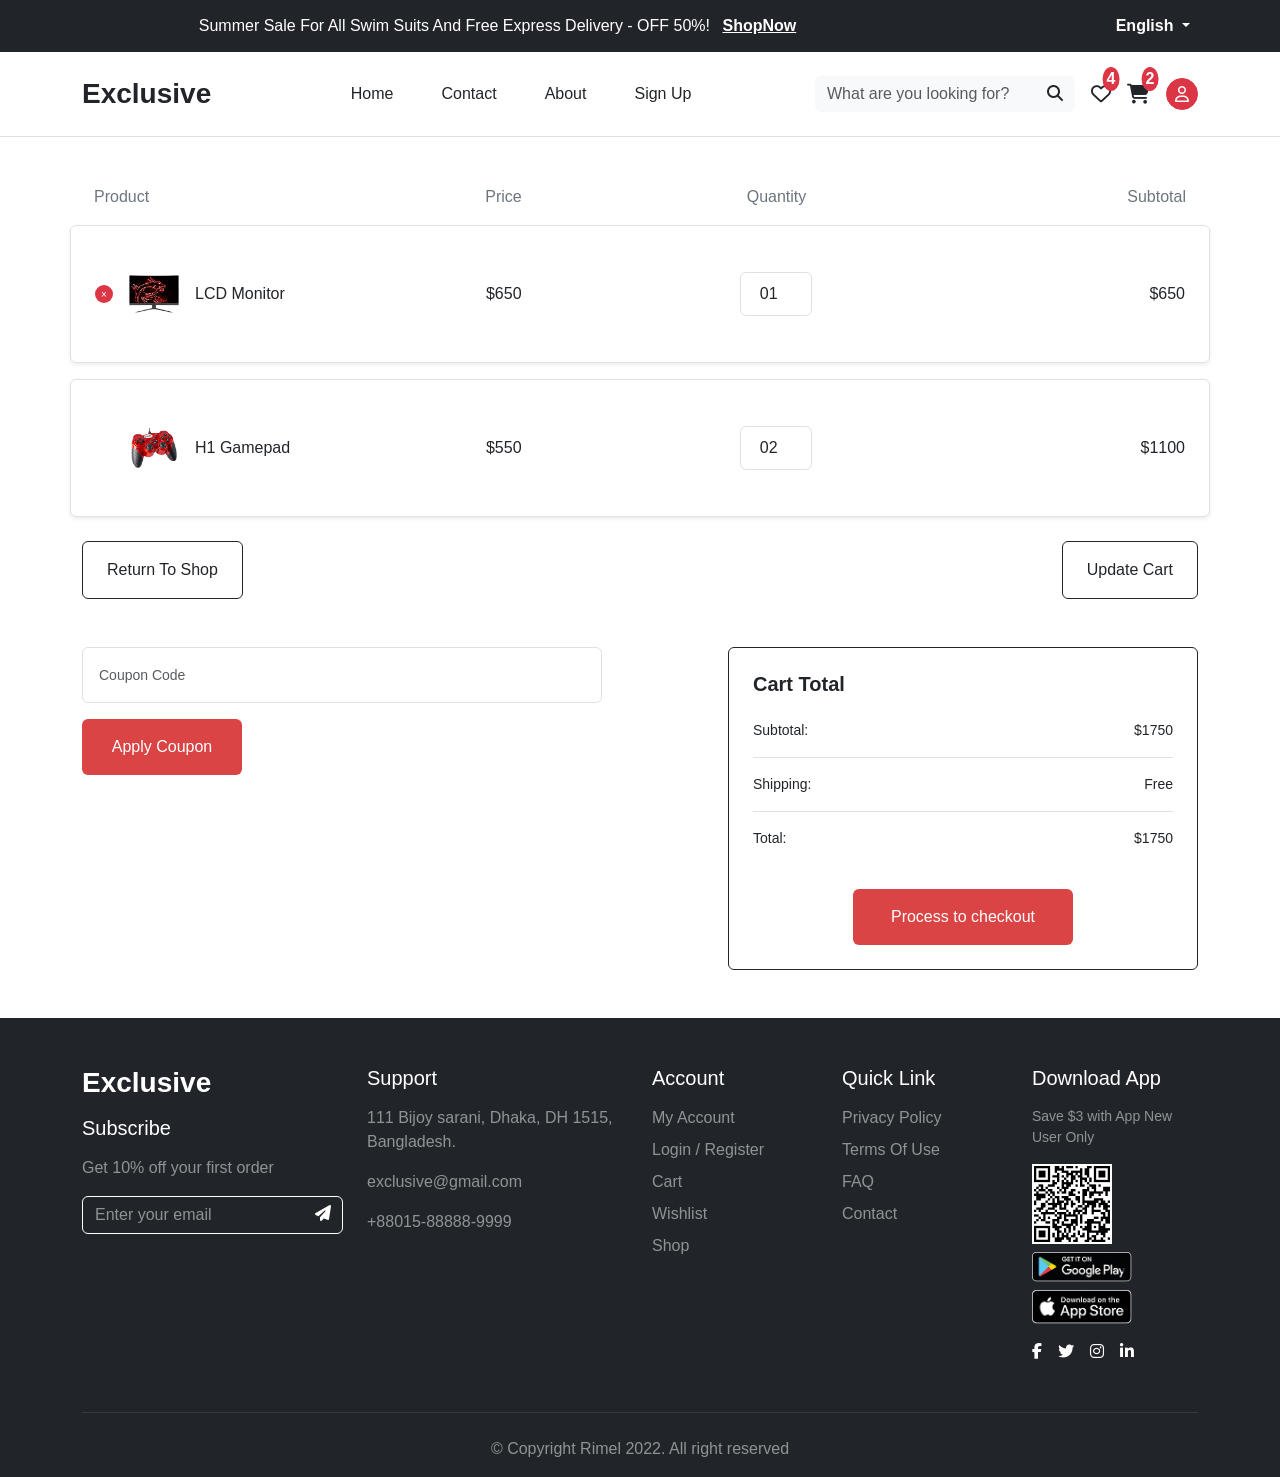
<file: cart/cart.html>
<!DOCTYPE html>
<html lang="en">
<head>
    <meta charset="UTF-8">
    <meta name="viewport" content="width=device-width, initial-scale=1.0">
    <title>Document</title>
    <link rel="stylesheet" href="https://cdnjs.cloudflare.com/ajax/libs/font-awesome/6.5.1/css/all.min.css">
  <link rel="stylesheet" href="https://cdn.jsdelivr.net/npm/bootstrap-icons@1.11.3/font/bootstrap-icons.min.css">

    <link href="https://cdn.jsdelivr.net/npm/bootstrap@5.3.8/dist/css/bootstrap.min.css" rel="stylesheet" integrity="sha384-sRIl4kxILFvY47J16cr9ZwB07vP4J8+LH7qKQnuqkuIAvNWLzeN8tE5YBujZqJLB" crossorigin="anonymous">
    <link rel="stylesheet" href="../style.css">
</head>
<body>
   <section class="container-fluid px-0 bg-dark text-white py-2">
        <div class="container">
            <div class="row align-items-center">
                <div class="col-md-9 col-12 text-center">
                    <p class="m-0 text-white">
                        Summer Sale For All Swim Suits And Free Express Delivery - OFF 50%! 
                        <a href="#" class="text-white fw-bold text-decoration-underline ms-2">ShopNow</a>
                    </p>
                </div>
                <div class="col-md-3 col-12 text-end">
                    <div class="dropdown">
                        <a class="btn btn-secondary bg-transparent text-white border-0 fw-bold dropdown-toggle pe-2"
                            href="#" role="button" data-bs-toggle="dropdown" aria-expanded="false">
                            English
                        </a>
                        <ul class="dropdown-menu">
                            <li><a class="dropdown-item" href="#">English</a></li>
                            <li><a class="dropdown-item" href="#">Arabic</a></li>
                        </ul>
                    </div>
                </div>
            </div>
        </div>
    </section>

    <nav class="navbar navbar-expand-lg bg-white border-bottom py-3">
        <div class="container">
            <a class="navbar-brand fw-bold fs-3 text-dark" href="#">Exclusive</a>
            <button class="navbar-toggler" type="button" data-bs-toggle="collapse"
                data-bs-target="#navbarSupportedContent" aria-controls="navbarSupportedContent" aria-expanded="false"
                aria-label="Toggle navigation">
                <span class="navbar-toggler-icon"></span>
            </button>
            <div class="collapse navbar-collapse" id="navbarSupportedContent">
                <ul class="navbar-nav mx-auto mb-2 mb-lg-0">
                    <li class="nav-item mx-3">
                        <a class="nav-link text-dark" href="../HomePage/index.html">Home</a>
                    </li>
                    <li class="nav-item mx-3">
                        <a class="nav-link text-dark" href="../Contact/index.html">Contact</a>
                    </li>
                    <li class="nav-item mx-3">
                        <a class="nav-link text-dark" href="../About/index.html">About</a>
                    </li>
                    <li class="nav-item mx-3">
                        <a class="nav-link text-dark" href="../SignUp/signup.html">Sign Up</a>
                    </li>
                </ul>
                <form class="d-flex align-items-center relative me-3" role="search">
                    <input class="form-control bg-light border-0 pe-5" type="search" placeholder="What are you looking for?" aria-label="Search">
                    <button class="btn border-0 absolute end-0 top-0 text-dark" type="submit"><i class="fa-solid fa-magnifying-glass"></i></button>
                </form>
                <div class="d-flex align-items-center gap-3 fs-5">
                    <a href="#" class="text-dark position-relative">
                        <i class="fa-regular fa-heart"></i>
                        <span class="position-absolute top-0 start-100 translate-middle badge rounded-circle bg-danger fs-6 p-1">4</span>
                        
                    </a>
                    <a href="#" class="text-dark position-relative">
                        <i class="fa-solid fa-cart-shopping"></i>
                        <span class="position-absolute top-0 start-100 translate-middle badge rounded-circle bg-danger fs-6 p-1">2</span>
                       
                    </a>
                    <a href="../My Account/index.html" class="btn btn-danger rounded-circle p-0 d-flex align-items-center justify-content-center" style="width: 32px; height: 32px;">
                        <i class="fa-regular fa-user text-white fs-6"></i>
                    </a>
                </div>
            </div>
        </div>
    </nav>
    
<div class="container my-5">
  <div class="row text-secondary border-0 mb-3 px-4 text-center d-none d-md-flex">
    <div class="col-md-3 text-start ps-0">Product</div>
    <div class="col-md-3">Price</div>
    <div class="col-md-3">Quantity</div>
    <div class="col-md-3 text-end pe-0">Subtotal</div>
  </div>

  <div class="d-flex flex-column gap-3 mb-4">
    <div class="row align-items-center bg-white rounded shadow-sm border py-3 px-4 text-center">
      <div class="col-12 col-md-3 text-start d-flex align-items-center gap-3 mb-2 mb-md-0 ps-0">
        <span class="bg-danger text-white rounded-circle d-inline-flex justify-content-center align-items-center flex-shrink-0" style="width: 18px; height: 18px; cursor: pointer; font-size: 10px;">&times;</span>
        <img src="images2/tv.png" alt="LCD Monitor" style="width: 50px; height: 40px; object-fit: contain;">
        <span class="fw-normal">LCD Monitor</span>
      </div>
      <div class="col-4 col-md-3 text-md-center text-start">$650</div>
      <div class="col-4 col-md-3">
        <input type="number" class="form-control mx-auto text-center border rounded shadow-none" value="01" min="1" style="width: 72px; height: 44px;">
      </div>
      <div class="col-4 col-md-3 text-end pe-0">$650</div>
    </div>

    <div class="row align-items-center bg-white rounded shadow-sm border py-3 px-4 text-center">
      <div class="col-12 col-md-3 text-start d-flex align-items-center gap-3 mb-2 mb-md-0 ps-0">
        <span style="width: 18px; display: inline-block;" class="flex-shrink-0"></span>
        <img src="images2/red play.png" alt="H1 Gamepad" style="width: 50px; height: 40px; object-fit: contain;">
        <span class="fw-normal">H1 Gamepad</span>
      </div>
      <div class="col-4 col-md-3 text-md-center text-start">$550</div>
      <div class="col-4 col-md-3">
        <input type="number" class="form-control mx-auto text-center border rounded shadow-none" value="02" min="1" style="width: 72px; height: 44px;">
      </div>
      <div class="col-4 col-md-3 text-end pe-0">$1100</div>
    </div>
  </div>

  <div class="d-flex justify-content-between align-items-center mb-5">
    <button class="btn btn-outline-dark px-4 py-3 fw-medium rounded border-dark">Return To Shop</button>
    <button class="btn btn-outline-dark px-4 py-3 fw-medium rounded border-dark">Update Cart</button>
  </div>

  <div class="d-flex flex-column flex-lg-row justify-content-between align-items-start gap-4 my-5">
    <div class="d-flex gap-3 align-items-center w-100" style="max-width: 520px;">
      <input type="text" class="form-control border rounded py-2 px-3 shadow-none w-100" placeholder="Coupon Code" style="height: 56px; font-size: 14px;">
      <button class="btn btn-danger text-white px-4 fw-medium rounded text-nowrap" style="height: 56px; background-color: #DB4444; border: none; min-width: 160px;">Apply Coupon</button>
    </div>

    <div class="border border-dark rounded p-4 w-100" style="max-width: 470px;">
      <h5 class="fw-bold mb-4">Cart Total</h5>
      
      <div class="d-flex justify-content-between border-bottom pb-3 mb-3 small">
        <span>Subtotal:</span>
        <span>$1750</span>
      </div>
      
      <div class="d-flex justify-content-between border-bottom pb-3 mb-3 small">
        <span>Shipping:</span>
        <span>Free</span>
      </div>
      
      <div class="d-flex justify-content-between pb-3 mb-4 small">
        <span>Total:</span>
        <span>$1750</span>
      </div>

      <div class="text-center">
        <button class="btn btn-danger text-white px-4 py-3 fw-medium rounded" style="background-color: #DB4444; border: none; min-width: 220px;">Process to checkout</button>
      </div>
    </div>
  </div>
</div>


<footer class="bg-dark text-white pt-5 pb-3 mt-5">
        <div class="container">
            <div class="row">
                <div class="col-md-3 col-12 mb-4">
                    <h3 class="fw-bold mb-3">Exclusive</h3>
                    <h5 class="mb-3">Subscribe</h5>
                    <p class="text-white-50">Get 10% off your first order</p>
                    <div class="relative">
                        <input type="email" class="form-control bg-transparent text-white border-white pe-5" placeholder="Enter your email">
                        <button class="btn text-white absolute end-0 top-0 border-0"><i class="fa-solid fa-paper-plane"></i></button>
                    </div>
                </div>
                <div class="col-md-3 col-12 mb-4">
                    <h5 class="mb-3">Support</h5>
                    <p class="text-white-50">111 Bijoy sarani, Dhaka, DH 1515, Bangladesh.</p>
                    <p class="text-white-50">exclusive@gmail.com</p>
                    <p class="text-white-50">+88015-88888-9999</p>
                </div>
                <div class="col-md-2 col-12 mb-4">
                    <h5 class="mb-3">Account</h5>
                    <ul class="list-unstyled">
                        <li class="mb-2"><a href="#" class="text-white-50 text-decoration-none">My Account</a></li>
                        <li class="mb-2"><a href="#" class="text-white-50 text-decoration-none">Login / Register</a></li>
                        <li class="mb-2"><a href="#" class="text-white-50 text-decoration-none">Cart</a></li>
                        <li class="mb-2"><a href="#" class="text-white-50 text-decoration-none">Wishlist</a></li>
                        <li class="mb-2"><a href="#" class="text-white-50 text-decoration-none">Shop</a></li>
                    </ul>
                </div>
                <div class="col-md-2 col-12 mb-4">
                    <h5 class="mb-3">Quick Link</h5>
                    <ul class="list-unstyled">
                        <li class="mb-2"><a href="#" class="text-white-50 text-decoration-none">Privacy Policy</a></li>
                        <li class="mb-2"><a href="#" class="text-white-50 text-decoration-none">Terms Of Use</a></li>
                        <li class="mb-2"><a href="#" class="text-white-50 text-decoration-none">FAQ</a></li>
                        <li class="mb-2"><a href="#" class="text-white-50 text-decoration-none">Contact</a></li>
                    </ul>
                </div>
                <div class="col-md-2 col-12 mb-4">
                    <h5 class="mb-3">Download App</h5>
                    <p class="text-white-50 small">Save $3 with App New User Only</p>
                    <div class="d-flex align-items-center gap-2 mb-3">
                        <img src="../CheckOut/images/Qr Code.png" alt="QR Code" width="80" class="img-fluid">
                        <div class="d-flex flex-column gap-2">
                            <img src="../CheckOut/images/google logo.png" alt="Google Play" width="100" class="img-fluid">
                            <img src="../CheckOut/images/app logo.png" alt="App Store" width="100" class="img-fluid">
                        </div>
                    </div>
                    <div class="d-flex gap-3">
                        <a href="#" class="text-white"><i class="fa-brands fa-facebook-f"></i></a>
                        <a href="#" class="text-white"><i class="fa-brands fa-twitter"></i></a>
                        <a href="#" class="text-white"><i class="fa-brands fa-instagram"></i></a>
                        <a href="#" class="text-white"><i class="fa-brands fa-linkedin-in"></i></a>
                    </div>
                </div>
            </div>
            <hr class="border-secondary my-4">
            <p class="text-center text-white-50 m-0">© Copyright Rimel 2022. All right reserved</p>
        </div>
    </footer>

<script src="https://cdn.jsdelivr.net/npm/bootstrap@5.3.8/dist/js/bootstrap.bundle.min.js" integrity="sha384-FKyoEForCGlyvwx9Hj09JcYn3nv7wiPVlz7YYwJrWVcXK/BmnVDxM+D2scQbITxI" crossorigin="anonymous"></script>    
</body>
</html>
</file>
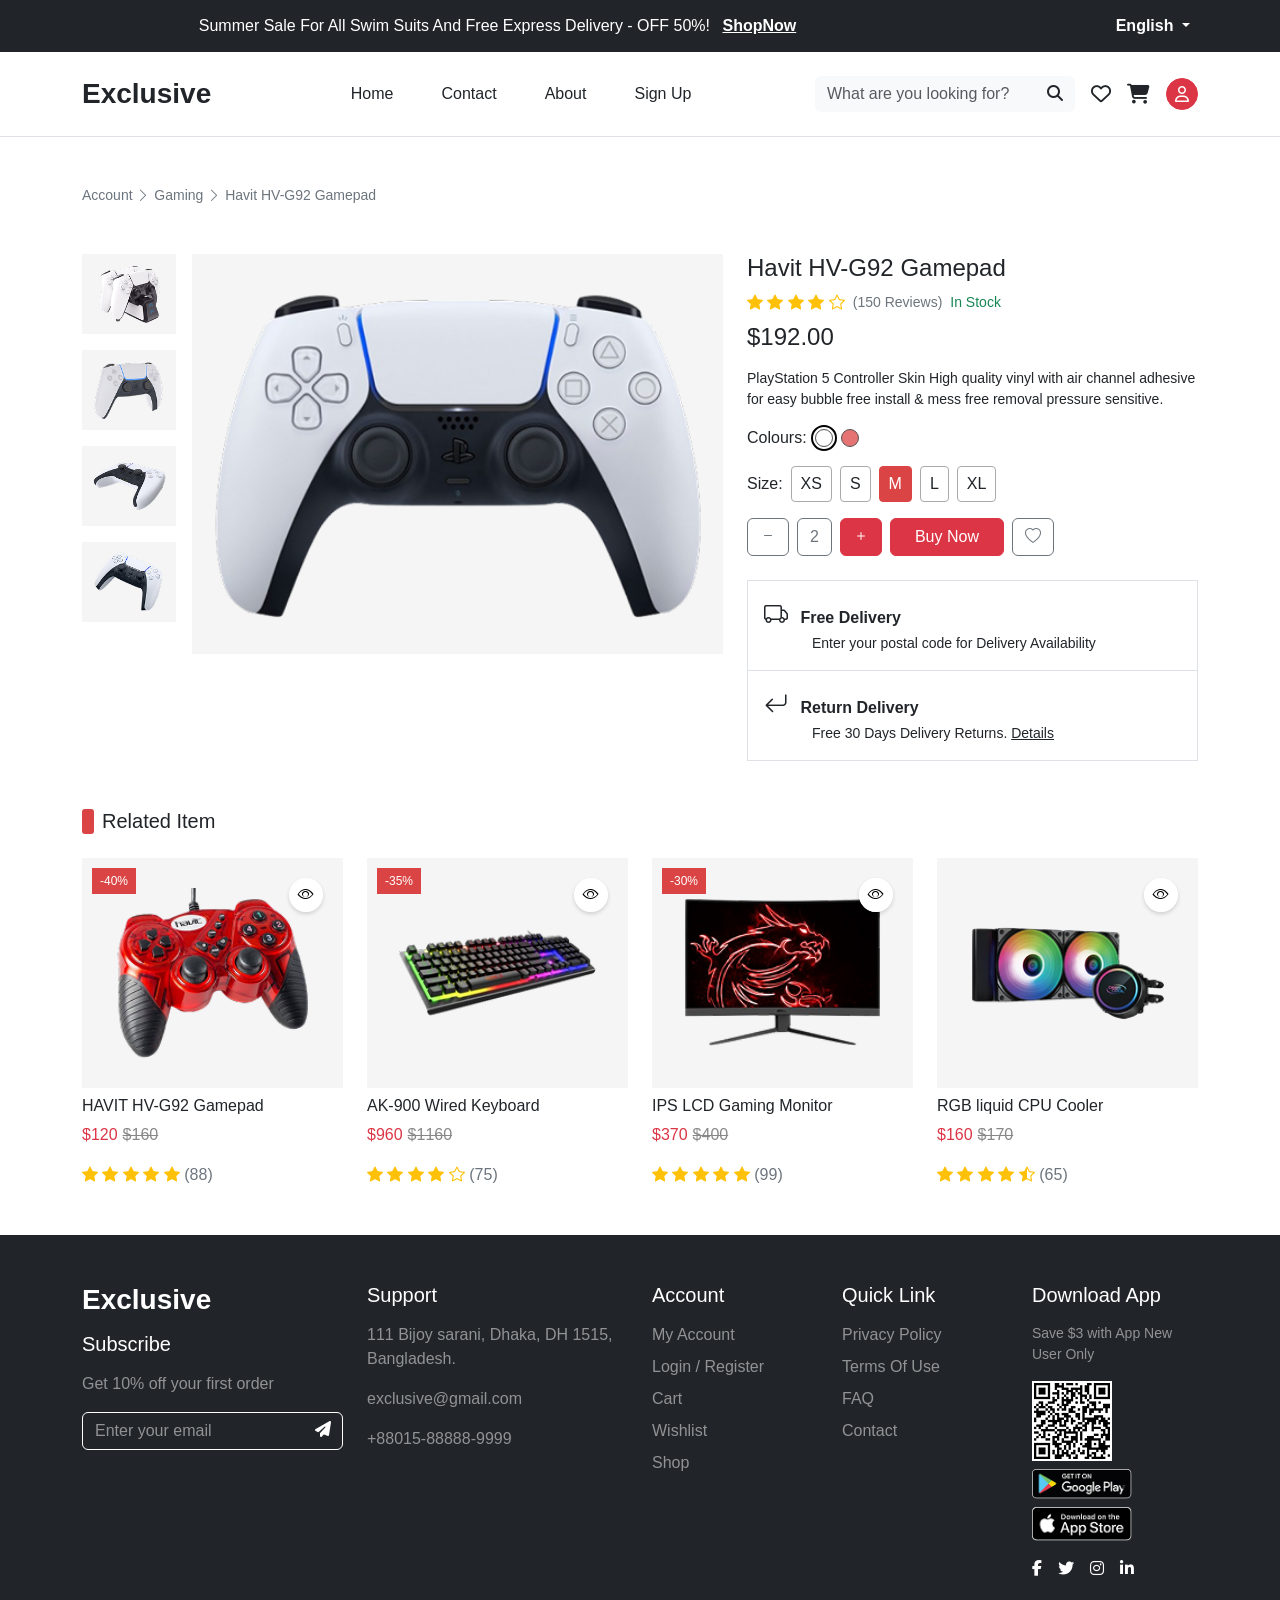
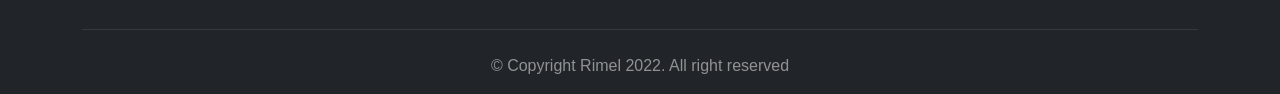
<file: product details/details.html>
<!DOCTYPE html>
<html lang="en">
<head>
    <meta charset="UTF-8">
    <meta name="viewport" content="width=device-width, initial-scale=1.0">
    <title>Document</title>
    <link rel="stylesheet" href="https://cdnjs.cloudflare.com/ajax/libs/font-awesome/6.5.1/css/all.min.css">
  <link rel="stylesheet" href="https://cdn.jsdelivr.net/npm/bootstrap-icons@1.11.3/font/bootstrap-icons.min.css">

    <link href="https://cdn.jsdelivr.net/npm/bootstrap@5.3.8/dist/css/bootstrap.min.css" rel="stylesheet" integrity="sha384-sRIl4kxILFvY47J16cr9ZwB07vP4J8+LH7qKQnuqkuIAvNWLzeN8tE5YBujZqJLB" crossorigin="anonymous">
    <link rel="stylesheet" href="../style.css">
</head>
<body>
     <section class="container-fluid px-0 bg-dark text-white py-2">
        <div class="container">
            <div class="row align-items-center">
                <div class="col-md-9 col-12 text-center">
                    <p class="m-0 text-white">
                        Summer Sale For All Swim Suits And Free Express Delivery - OFF 50%! 
                        <a href="#" class="text-white fw-bold text-decoration-underline ms-2">ShopNow</a>
                    </p>
                </div>
                <div class="col-md-3 col-12 text-end">
                    <div class="dropdown">
                        <a class="btn btn-secondary bg-transparent text-white border-0 fw-bold dropdown-toggle pe-2"
                            href="#" role="button" data-bs-toggle="dropdown" aria-expanded="false">
                            English
                        </a>
                        <ul class="dropdown-menu">
                            <li><a class="dropdown-item" href="#">English</a></li>
                            <li><a class="dropdown-item" href="#">Arabic</a></li>
                        </ul>
                    </div>
                </div>
            </div>
        </div>
    </section>

    <nav class="navbar navbar-expand-lg bg-white border-bottom py-3">
        <div class="container">
            <a class="navbar-brand fw-bold fs-3 text-dark" href="#">Exclusive</a>
            <button class="navbar-toggler" type="button" data-bs-toggle="collapse"
                data-bs-target="#navbarSupportedContent" aria-controls="navbarSupportedContent" aria-expanded="false"
                aria-label="Toggle navigation">
                <span class="navbar-toggler-icon"></span>
            </button>
            <div class="collapse navbar-collapse" id="navbarSupportedContent">
                <ul class="navbar-nav mx-auto mb-2 mb-lg-0">
                    <li class="nav-item mx-3">
                        <a class="nav-link text-dark" href="../HomePage/index.html">Home</a>
                    </li>
                    <li class="nav-item mx-3">
                        <a class="nav-link text-dark" href="../Contact/index.html">Contact</a>
                    </li>
                    <li class="nav-item mx-3">
                        <a class="nav-link text-dark" href="../About/index.html">About</a>
                    </li>
                    <li class="nav-item mx-3">
                        <a class="nav-link text-dark" href="../SignUp/signup.html">Sign Up</a>
                    </li>
                </ul>
                <form class="d-flex align-items-center relative me-3" role="search">
                    <input class="form-control bg-light border-0 pe-5" type="search" placeholder="What are you looking for?" aria-label="Search">
                    <button class="btn border-0 absolute end-0 top-0 text-dark" type="submit"><i class="fa-solid fa-magnifying-glass"></i></button>
                </form>
                <div class="d-flex align-items-center gap-3 fs-5">
                    <a href="#" class="text-dark position-relative">
                        <i class="fa-regular fa-heart"></i>
                        
                    </a>
                    <a href="#" class="text-dark position-relative">
                        <i class="fa-solid fa-cart-shopping"></i>
                       
                    </a>
                    <a href="../My Account/index.html" class="btn btn-danger rounded-circle p-0 d-flex align-items-center justify-content-center" style="width: 32px; height: 32px;">
                        <i class="fa-regular fa-user text-white fs-6"></i>
                    </a>
                </div>
            </div>
        </div>
    </nav>
    <div class="container my-5">
    <p class="small text-secondary mb-5">
        Account <i class="bi bi-chevron-right"></i>
        Gaming <i class="bi bi-chevron-right"></i>
        Havit HV-G92 Gamepad
    </p>

    <div class="row g-4">
        <div class="col-lg-7">
            <div class="row g-3">
                <div class="col-2">
                    <div class="product-thumb mb-3"><img src="images3/game1.png" alt=""></div>
                    <div class="product-thumb mb-3"><img src="images3/game2.png" alt=""></div>
                    <div class="product-thumb mb-3"><img src="images3/game3.png" alt=""></div>
                    <div class="product-thumb"><img src="images3/game4.png" alt=""></div>
                </div>
                <div class="col-10">
                    <div class="main-img"><img src="images3/game5.png" alt=""></div>
                </div>
            </div>
        </div>

        <div class="col-lg-5">
            <h4>Havit HV-G92 Gamepad</h4>
            <div class="d-flex align-items-center gap-2 mb-2">
                <div class="text-warning">
                    <i class="bi bi-star-fill"></i>
                    <i class="bi bi-star-fill"></i>
                    <i class="bi bi-star-fill"></i>
                    <i class="bi bi-star-fill"></i>
                    <i class="bi bi-star"></i>
                </div>
                <span class="text-secondary small">(150 Reviews)</span>
                <span class="text-success small">In Stock</span>
            </div>
            <h4 class="mb-3">$192.00</h4>
            <p class="small">
                PlayStation 5 Controller Skin High quality vinyl with air channel adhesive for easy bubble free install & mess free removal pressure sensitive.
            </p>

            <div class="d-flex align-items-center gap-2 mb-3">
                <span>Colours:</span>
                <input type="radio" name="color" id="white" checked>
                <label for="white" class="color1"></label>
                <input type="radio" name="color" id="red">
                <label for="red" class="color2"></label>
            </div>

            <div class="d-flex align-items-center gap-2 mb-3">
                <span>Size:</span>
                <input type="radio" name="size" id="xs">
                <label for="xs" class="size-btn">XS</label>
                <input type="radio" name="size" id="s">
                <label for="s" class="size-btn">S</label>
                <input type="radio" name="size" id="m" checked>
                <label for="m" class="size-btn">M</label>
                <input type="radio" name="size" id="l">
                <label for="l" class="size-btn">L</label>
                <input type="radio" name="size" id="xl">
                <label for="xl" class="size-btn">XL</label>
            </div>

            <div class="d-flex gap-2 mb-4">
                <button class="btn btn-outline-secondary"><i class="bi bi-dash"></i></button>
                <button class="btn btn-outline-secondary">2</button>
                <button class="btn btn-danger"><i class="bi bi-plus"></i></button>
                <button class="btn btn-danger px-4">Buy Now</button>
                <button class="btn btn-outline-secondary"><i class="bi bi-heart"></i></button>
            </div>

            <div class="border">
                <div class="p-3 border-bottom">
                    <i class="bi bi-truck fs-4 me-2"></i>
                    <strong>Free Delivery</strong>
                    <p class="small mb-0 ms-5">Enter your postal code for Delivery Availability</p>
                </div>
                <div class="p-3">
                    <i class="bi bi-arrow-return-left fs-4 me-2"></i>
                    <strong>Return Delivery</strong>
                    <p class="small mb-0 ms-5">Free 30 Days Delivery Returns. <u>Details</u></p>
                </div>
            </div>
        </div>
    </div>

    <div class="d-flex align-items-center gap-2 mt-5 mb-4">
        <span class="section-mark"></span>
        <h5 class="mb-0">Related Item</h5>
    </div>

    <div class="row g-4">
        <div class="col-lg-3 col-md-6">
            <div class="product-img">
                <span class="discount">-40%</span>
                <div class="icon-buttons">
                    <button class="icon-btn" type="button"><i class="bi bi-heart"></i></button>
                    <button class="icon-btn" type="button"><i class="bi bi-eye"></i></button>
                </div>
                <img src="images3/red play.png" alt="">
                <button class="cart-btn"><i class="bi bi-cart3"></i> Add To Cart</button>
            </div>
            <h6 class="mt-2">HAVIT HV-G92 Gamepad</h6>
            <p><span class="text-danger">$120</span><del>$160</del></p>
            <div class="text-warning">
                <i class="bi bi-star-fill"></i>
                <i class="bi bi-star-fill"></i>
                <i class="bi bi-star-fill"></i>
                <i class="bi bi-star-fill"></i>
                <i class="bi bi-star-fill"></i>
                <span class="text-secondary">(88)</span>
            </div>
        </div>

        <div class="col-lg-3 col-md-6">
            <div class="product-img">
                <span class="discount">-35%</span>
                <div class="icon-buttons">
                    <button class="icon-btn" type="button"><i class="bi bi-heart"></i></button>
                    <button class="icon-btn" type="button"><i class="bi bi-eye"></i></button>
                </div>
                <img src="images3/keybord.png" alt="">
                <button class="cart-btn"><i class="bi bi-cart3"></i> Add To Cart</button>
            </div>
            <h6 class="mt-2">AK-900 Wired Keyboard</h6>
            <p><span class="text-danger">$960</span><del>$1160</del></p>
            <div class="text-warning">
                <i class="bi bi-star-fill"></i>
                <i class="bi bi-star-fill"></i>
                <i class="bi bi-star-fill"></i>
                <i class="bi bi-star-fill"></i>
                <i class="bi bi-star"></i>
                <span class="text-secondary">(75)</span>
            </div>
        </div>

        <div class="col-lg-3 col-md-6">
            <div class="product-img">
                <span class="discount">-30%</span>
                <div class="icon-buttons">
                    <button class="icon-btn" type="button"><i class="bi bi-heart"></i></button>
                    <button class="icon-btn" type="button"><i class="bi bi-eye"></i></button>
                </div>
                <img src="images3/tv.png" alt="">
                <button class="cart-btn"><i class="bi bi-cart3"></i> Add To Cart</button>
            </div>
            <h6 class="mt-2">IPS LCD Gaming Monitor</h6>
            <p><span class="text-danger">$370</span><del>$400</del></p>
            <div class="text-warning">
                <i class="bi bi-star-fill"></i>
                <i class="bi bi-star-fill"></i>
                <i class="bi bi-star-fill"></i>
                <i class="bi bi-star-fill"></i>
                <i class="bi bi-star-fill"></i>
                <span class="text-secondary">(99)</span>
            </div>
        </div>

        <div class="col-lg-3 col-md-6">
            <div class="product-img">
                <div class="icon-buttons">
                    <button class="icon-btn" type="button"><i class="bi bi-heart"></i></button>
                    <button class="icon-btn" type="button"><i class="bi bi-eye"></i></button>
                </div>
                <img src="images3/radio.png" alt="">
                <button class="cart-btn"><i class="bi bi-cart3"></i> Add To Cart</button>
            </div>
            <h6 class="mt-2">RGB liquid CPU Cooler</h6>
            <p><span class="text-danger">$160</span><del>$170</del></p>
            <div class="text-warning">
                <i class="bi bi-star-fill"></i>
                <i class="bi bi-star-fill"></i>
                <i class="bi bi-star-fill"></i>
                <i class="bi bi-star-fill"></i>
                <i class="bi bi-star-half"></i>
                <span class="text-secondary">(65)</span>
            </div>
        </div>
    </div>
</div>
 
    <footer class="bg-dark text-white pt-5 pb-3 mt-5">
        <div class="container">
            <div class="row">
                <div class="col-md-3 col-12 mb-4">
                    <h3 class="fw-bold mb-3">Exclusive</h3>
                    <h5 class="mb-3">Subscribe</h5>
                    <p class="text-white-50">Get 10% off your first order</p>
                    <div class="relative">
                        <input type="email" class="form-control bg-transparent text-white border-white pe-5" placeholder="Enter your email">
                        <button class="btn text-white absolute end-0 top-0 border-0"><i class="fa-solid fa-paper-plane"></i></button>
                    </div>
                </div>
                <div class="col-md-3 col-12 mb-4">
                    <h5 class="mb-3">Support</h5>
                    <p class="text-white-50">111 Bijoy sarani, Dhaka, DH 1515, Bangladesh.</p>
                    <p class="text-white-50">exclusive@gmail.com</p>
                    <p class="text-white-50">+88015-88888-9999</p>
                </div>
                <div class="col-md-2 col-12 mb-4">
                    <h5 class="mb-3">Account</h5>
                    <ul class="list-unstyled">
                        <li class="mb-2"><a href="#" class="text-white-50 text-decoration-none">My Account</a></li>
                        <li class="mb-2"><a href="#" class="text-white-50 text-decoration-none">Login / Register</a></li>
                        <li class="mb-2"><a href="#" class="text-white-50 text-decoration-none">Cart</a></li>
                        <li class="mb-2"><a href="#" class="text-white-50 text-decoration-none">Wishlist</a></li>
                        <li class="mb-2"><a href="#" class="text-white-50 text-decoration-none">Shop</a></li>
                    </ul>
                </div>
                <div class="col-md-2 col-12 mb-4">
                    <h5 class="mb-3">Quick Link</h5>
                    <ul class="list-unstyled">
                        <li class="mb-2"><a href="#" class="text-white-50 text-decoration-none">Privacy Policy</a></li>
                        <li class="mb-2"><a href="#" class="text-white-50 text-decoration-none">Terms Of Use</a></li>
                        <li class="mb-2"><a href="#" class="text-white-50 text-decoration-none">FAQ</a></li>
                        <li class="mb-2"><a href="#" class="text-white-50 text-decoration-none">Contact</a></li>
                    </ul>
                </div>
                <div class="col-md-2 col-12 mb-4">
                    <h5 class="mb-3">Download App</h5>
                    <p class="text-white-50 small">Save $3 with App New User Only</p>
                    <div class="d-flex align-items-center gap-2 mb-3">
                        <img src="images3/Qr Code.png" alt="QR Code" width="80" class="img-fluid">
                        <div class="d-flex flex-column gap-2">
                            <img src="images3/google logo.png" alt="Google Play" width="100" class="img-fluid">
                            <img src="images3/app logo.png" alt="App Store" width="100" class="img-fluid">
                        </div>
                    </div>
                    <div class="d-flex gap-3">
                        <a href="#" class="text-white"><i class="fa-brands fa-facebook-f"></i></a>
                        <a href="#" class="text-white"><i class="fa-brands fa-twitter"></i></a>
                        <a href="#" class="text-white"><i class="fa-brands fa-instagram"></i></a>
                        <a href="#" class="text-white"><i class="fa-brands fa-linkedin-in"></i></a>
                    </div>
                </div>
            </div>
            <hr class="border-secondary my-4">
            <p class="text-center text-white-50 m-0">© Copyright Rimel 2022. All right reserved</p>
        </div>
    </footer>
  <script src="https://cdn.jsdelivr.net/npm/bootstrap@5.3.8/dist/js/bootstrap.bundle.min.js" integrity="sha384-FKyoEForCGlyvwx9Hj09JcYn3nv7wiPVlz7YYwJrWVcXK/BmnVDxM+D2scQbITxI" crossorigin="anonymous"></script>  
</body>
</html>
</file>
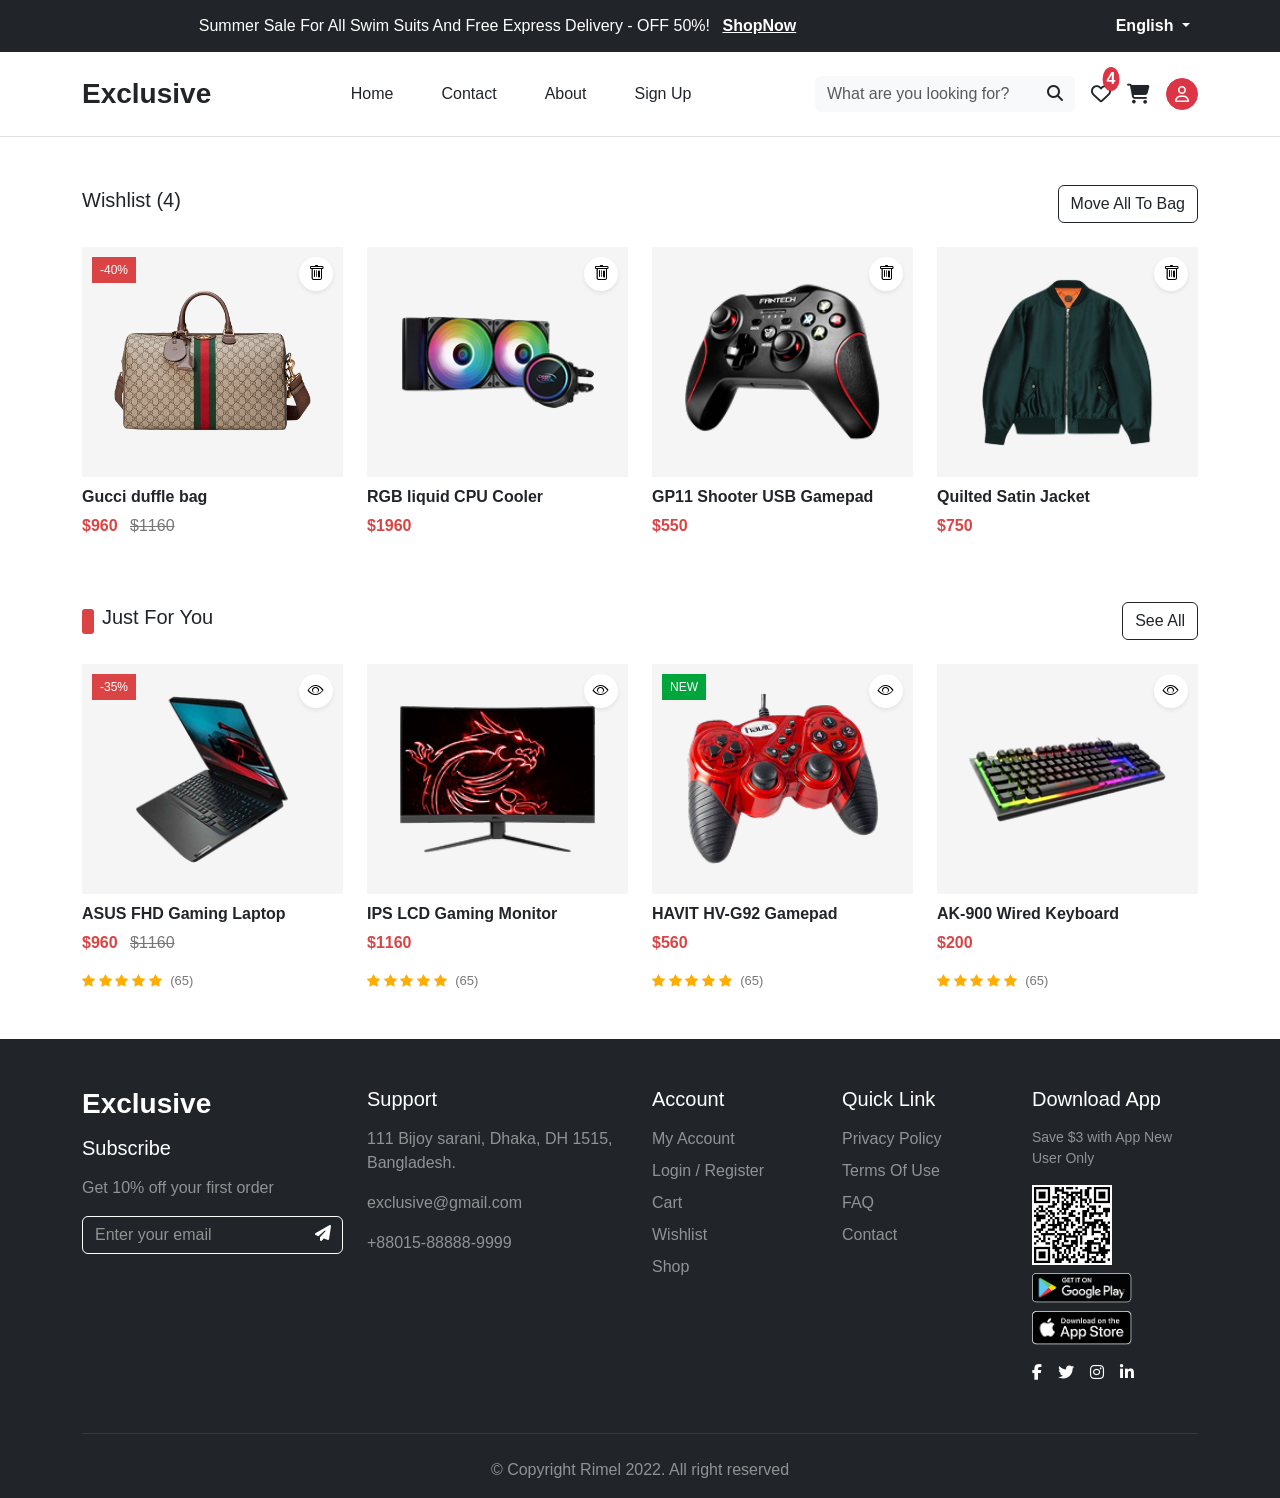
<file: wishlist/whishlist.html>
<!DOCTYPE html>
<html lang="en">
<head>
    <meta charset="UTF-8">
    <meta name="viewport" content="width=device-width, initial-scale=1.0">
    <title>Document</title>
  <link rel="stylesheet" href="https://cdnjs.cloudflare.com/ajax/libs/font-awesome/6.5.1/css/all.min.css">
  <link rel="stylesheet" href="https://cdn.jsdelivr.net/npm/bootstrap-icons@1.11.3/font/bootstrap-icons.min.css">

    <link href="https://cdn.jsdelivr.net/npm/bootstrap@5.3.8/dist/css/bootstrap.min.css" rel="stylesheet" integrity="sha384-sRIl4kxILFvY47J16cr9ZwB07vP4J8+LH7qKQnuqkuIAvNWLzeN8tE5YBujZqJLB" crossorigin="anonymous">
    <link rel="stylesheet" href="../style.css">
  
</head>
<body>
    <section class="container-fluid px-0 bg-dark text-white py-2">
        <div class="container">
            <div class="row align-items-center">
                <div class="col-md-9 col-12 text-center">
                    <p class="m-0 text-white">
                        Summer Sale For All Swim Suits And Free Express Delivery - OFF 50%! 
                        <a href="#" class="text-white fw-bold text-decoration-underline ms-2">ShopNow</a>
                    </p>
                </div>
                <div class="col-md-3 col-12 text-end">
                    <div class="dropdown">
                        <a class="btn btn-secondary bg-transparent text-white border-0 fw-bold dropdown-toggle pe-2"
                            href="#" role="button" data-bs-toggle="dropdown" aria-expanded="false">
                            English
                        </a>
                        <ul class="dropdown-menu">
                            <li><a class="dropdown-item" href="#">English</a></li>
                            <li><a class="dropdown-item" href="#">Arabic</a></li>
                        </ul>
                    </div>
                </div>
            </div>
        </div>
    </section>

    <nav class="navbar navbar-expand-lg bg-white border-bottom py-3">
        <div class="container">
            <a class="navbar-brand fw-bold fs-3 text-dark" href="#">Exclusive</a>
            <button class="navbar-toggler" type="button" data-bs-toggle="collapse"
                data-bs-target="#navbarSupportedContent" aria-controls="navbarSupportedContent" aria-expanded="false"
                aria-label="Toggle navigation">
                <span class="navbar-toggler-icon"></span>
            </button>
            <div class="collapse navbar-collapse" id="navbarSupportedContent">
                <ul class="navbar-nav mx-auto mb-2 mb-lg-0">
                    <li class="nav-item mx-3">
                        <a class="nav-link text-dark" href="../HomePage/index.html">Home</a>
                    </li>
                    <li class="nav-item mx-3">
                        <a class="nav-link text-dark" href="../Contact/index.html">Contact</a>
                    </li>
                    <li class="nav-item mx-3">
                        <a class="nav-link text-dark" href="../About/index.html">About</a>
                    </li>
                    <li class="nav-item mx-3">
                        <a class="nav-link text-dark" href="../SignUp/signup.html">Sign Up</a>
                    </li>
                </ul>
                <form class="d-flex align-items-center relative me-3" role="search">
                    <input class="form-control bg-light border-0 pe-5" type="search" placeholder="What are you looking for?" aria-label="Search">
                    <button class="btn border-0 absolute end-0 top-0 text-dark" type="submit"><i class="fa-solid fa-magnifying-glass"></i></button>
                </form>
                <div class="d-flex align-items-center gap-3 fs-5">
                    <a href="#" class="text-dark position-relative">
                        <i class="fa-regular fa-heart"></i>
                        <span class="position-absolute top-0 start-100 translate-middle badge rounded-circle bg-danger fs-6 p-1">4</span>
                        
                    </a>
                    <a href="#" class="text-dark position-relative">
                        <i class="fa-solid fa-cart-shopping"></i>
                        

                       
                    </a>
                    <a href="../My Account/index.html" class="btn btn-danger rounded-circle p-0 d-flex align-items-center justify-content-center" style="width: 32px; height: 32px;">
                        <i class="fa-regular fa-user text-white fs-6"></i>
                    </a>
                </div>
            </div>
        </div>
    </nav>
<div class="container">

  <div class="d-flex justify-content-between align-items-center mt-5 mb-4">
        <h5>Wishlist (4)</h5>
        <button class="btn btn-outline-dark">Move All To Bag</button>
    </div>

    <div class="row g-4">
     <div class="col-lg-3 col-md-6">
            <div class="product">
                <div class="product-img">
                    <span class="discount">-40%</span>
                    <button class="icon-btn"><i class="bi bi-trash"></i></button>
                    <img src="images/bag.png" alt="">
                    <button class="cart-btn"><i class="bi bi-cart3"></i> Add To Cart</button>
                </div>
                <h6>Gucci duffle bag</h6>
                <p><span>$960</span> <del>$1160</del></p>
            </div>
        </div>

         <div class="col-lg-3 col-md-6">
            <div class="product">
                <div class="product-img">
                    <button class="icon-btn"><i class="bi bi-trash"></i></button>
                    <img src="images/radio.png" alt="">
                    <button class="cart-btn"><i class="bi bi-cart3"></i> Add To Cart</button>
                </div>
                <h6>RGB liquid CPU Cooler</h6>
                <p><span>$1960</span></p>
            </div>
        </div>

        <div class="col-lg-3 col-md-6">
         <div class="product">
             <div class="product-img">
                    <button class="icon-btn"><i class="bi bi-trash"></i></button>
                    <img src="images/play.png" alt="">
                    <button class="cart-btn"><i class="bi bi-cart3"></i> Add To Cart</button>
                </div>
                <h6>GP11 Shooter USB Gamepad</h6>
                <p><span>$550</span></p>
            </div>
        </div>

        <div class="col-lg-3 col-md-6">
        <div class="product">
        <div class="product-img">
         <button class="icon-btn"><i class="bi bi-trash"></i></button>
          <img src="images/jacket.png" alt="">
             <button class="cart-btn"><i class="bi bi-cart3"></i> Add To Cart</button>
            </div>
             <h6>Quilted Satin Jacket</h6>
                <p><span>$750</span></p>
            </div>
        </div>

    </div>
 <div class="d-flex justify-content-between align-items-center mt-5 mb-4">
        <div class="d-flex align-items-center gap-2">
            <span class="section-mark"></span>
            <h5>Just For You</h5>
        </div>
   <button class="btn btn-outline-dark">See All</button>
    </div>

<div class="row g-4">

        <div class="col-lg-3 col-md-6">
            <div class="product">
                <div class="product-img">
           <span class="discount">-35%</span>
         <button class="icon-btn"><i class="bi bi-eye"></i></button>
             <img src="images/lap.png" alt="">
                    <button class="cart-btn"><i class="bi bi-cart3"></i> Add To Cart</button>
             </div>
             <h6>ASUS FHD Gaming Laptop</h6>
             <p><span>$960</span> <del>$1160</del></p>
            <div class="stars">
    <i class="bi bi-star-fill"></i>
    <i class="bi bi-star-fill"></i>
    <i class="bi bi-star-fill"></i>
    <i class="bi bi-star-fill"></i>
    <i class="bi bi-star-fill"></i>
    <span>(65)</span>
</div>
            </div>
        </div>

        <div class="col-lg-3 col-md-6">
            <div class="product">
                <div class="product-img">
              <button class="icon-btn"><i class="bi bi-eye"></i></button>
             <img src="images/tv.png" alt="">
                <button class="cart-btn"><i class="bi bi-cart3"></i> Add To Cart</button>
                </div>
                <h6>IPS LCD Gaming Monitor</h6>
       <p><span>$1160</span></p>
              <div class="stars">
    <i class="bi bi-star-fill"></i>
    <i class="bi bi-star-fill"></i>
    <i class="bi bi-star-fill"></i>
    <i class="bi bi-star-fill"></i>
    <i class="bi bi-star-fill"></i>
    <span>(65)</span>
</div>
            </div>
        </div>

        <div class="col-lg-3 col-md-6">
            <div class="product">
                <div class="product-img">
                 <span class="new">NEW</span>
                 <button class="icon-btn"><i class="bi bi-eye"></i></button>
             <img src="images/red play.png" alt="">
             <button class="cart-btn"><i class="bi bi-cart3"></i> Add To Cart</button>
            </div>
        <h6>HAVIT HV-G92 Gamepad</h6>
        <p><span>$560</span></p>
          <div class="stars">
    <i class="bi bi-star-fill"></i>
    <i class="bi bi-star-fill"></i>
    <i class="bi bi-star-fill"></i>
    <i class="bi bi-star-fill"></i>
    <i class="bi bi-star-fill"></i>
    <span>(65)</span>
        </div>
            </div>
        </div>

        <div class="col-lg-3 col-md-6">
            <div class="product">
         <div class="product-img">
         <button class="icon-btn"><i class="bi bi-eye"></i></button>
         <img src="images/keybord.png" alt="">
         <button class="cart-btn"><i class="bi bi-cart3"></i> Add To Cart</button>
             </div>
             <h6>AK-900 Wired Keyboard</h6>
                <p><span>$200</span></p>
             <div class="stars">
    <i class="bi bi-star-fill"></i>
    <i class="bi bi-star-fill"></i>
    <i class="bi bi-star-fill"></i>
    <i class="bi bi-star-fill"></i>
    <i class="bi bi-star-fill"></i>
    <span>(65)</span>
</div>
            </div>
        </div>

    </div>

</div>
 
    
    <footer class="bg-dark text-white pt-5 pb-3 mt-5">
        <div class="container">
            <div class="row">
                <div class="col-md-3 col-12 mb-4">
                    <h3 class="fw-bold mb-3">Exclusive</h3>
                    <h5 class="mb-3">Subscribe</h5>
                    <p class="text-white-50">Get 10% off your first order</p>
                    <div class="relative">
                        <input type="email" class="form-control bg-transparent text-white border-white pe-5" placeholder="Enter your email">
                        <button class="btn text-white absolute end-0 top-0 border-0"><i class="fa-solid fa-paper-plane"></i></button>
                    </div>
                </div>
                <div class="col-md-3 col-12 mb-4">
                    <h5 class="mb-3">Support</h5>
                    <p class="text-white-50">111 Bijoy sarani, Dhaka, DH 1515, Bangladesh.</p>
                    <p class="text-white-50">exclusive@gmail.com</p>
                    <p class="text-white-50">+88015-88888-9999</p>
                </div>
                <div class="col-md-2 col-12 mb-4">
                    <h5 class="mb-3">Account</h5>
                    <ul class="list-unstyled">
                        <li class="mb-2"><a href="#" class="text-white-50 text-decoration-none">My Account</a></li>
                        <li class="mb-2"><a href="#" class="text-white-50 text-decoration-none">Login / Register</a></li>
                        <li class="mb-2"><a href="#" class="text-white-50 text-decoration-none">Cart</a></li>
                        <li class="mb-2"><a href="#" class="text-white-50 text-decoration-none">Wishlist</a></li>
                        <li class="mb-2"><a href="#" class="text-white-50 text-decoration-none">Shop</a></li>
                    </ul>
                </div>
                <div class="col-md-2 col-12 mb-4">
                    <h5 class="mb-3">Quick Link</h5>
                    <ul class="list-unstyled">
                        <li class="mb-2"><a href="#" class="text-white-50 text-decoration-none">Privacy Policy</a></li>
                        <li class="mb-2"><a href="#" class="text-white-50 text-decoration-none">Terms Of Use</a></li>
                        <li class="mb-2"><a href="#" class="text-white-50 text-decoration-none">FAQ</a></li>
                        <li class="mb-2"><a href="#" class="text-white-50 text-decoration-none">Contact</a></li>
                    </ul>
                </div>
                <div class="col-md-2 col-12 mb-4">
                    <h5 class="mb-3">Download App</h5>
                    <p class="text-white-50 small">Save $3 with App New User Only</p>
                    <div class="d-flex align-items-center gap-2 mb-3">
                        <img src="images/Qr Code.png" alt="QR Code" width="80" class="img-fluid">
                        <div class="d-flex flex-column gap-2">
                            <img src="images/google logo.png" alt="Google Play" width="100" class="img-fluid">
                            <img src="images/app logo.png" alt="App Store" width="100" class="img-fluid">
                        </div>
                    </div>
                    <div class="d-flex gap-3">
                        <a href="#" class="text-white"><i class="fa-brands fa-facebook-f"></i></a>
                        <a href="#" class="text-white"><i class="fa-brands fa-twitter"></i></a>
                        <a href="#" class="text-white"><i class="fa-brands fa-instagram"></i></a>
                        <a href="#" class="text-white"><i class="fa-brands fa-linkedin-in"></i></a>
                    </div>
                </div>
            </div>
            <hr class="border-secondary my-4">
            <p class="text-center text-white-50 m-0">© Copyright Rimel 2022. All right reserved</p>
        </div>
    </footer>









     
    

   
  












    















<script src="https://cdn.jsdelivr.net/npm/bootstrap@5.3.8/dist/js/bootstrap.bundle.min.js" integrity="sha384-FKyoEForCGlyvwx9Hj09JcYn3nv7wiPVlz7YYwJrWVcXK/BmnVDxM+D2scQbITxI" crossorigin="anonymous"></script>
</body>
</html>
</file>
<file: HomePage/style.css>
* {
  padding: 0;
  margin: 0;
  box-sizing: border-box;
  font-family: "Google Sans", sans-serif;
}

.relative {
  position: relative;
}

.absolute {
  position: absolute;
}

.section-container,
.categories-section,
.best-selling,
.flash-sales-section {
  width: 94%;
  margin-left: auto;
  margin-right: auto;
  display: block;
}

.search-box {
  width: 265px;
}

.user-icon {
  transform: translateY(-4px);
  width: 32px;
  height: 32px;
  background-color: #db4444;
  border-radius: 50%;
  color: white !important;
}

.account {
  padding: 10px;
  width: 50%;
  margin: 1rem auto;
}

.dropdown {
  z-index: 4;
}

.dropdown-menu {
  transform: translateX(-45px);
  background: #faf7f7;
  padding: 9%;
}

.main-content {
  display: flex;
  flex-wrap: wrap;
}

.list-group {
  width: 20%;
  margin-top: 4%;
}

.list-group-item {
  border: 0;
  color: black;
  background: white;
}

#carouselExampleIndicators {
  width: 63%;
  margin-left: 9%;
  margin-top: 3%;
}

.home-banner {
  width: 100%;
  height: 420px;
  background-color: black;
  display: flex;
  align-items: center;
  justify-content: space-between;
  padding: 5%;
}

.home-banner-text {
  color: white;
  width: 45%;
}

.home-banner-text h2 {
  font-size: 40px;
  margin-bottom: 7%;
}

.phone-title {
  display: flex;
  align-items: center;
}

.fa-apple {
  transform: translateY(-9px);
}

.home-macbook-img {
  width: 70%;
  transform: translateX(-17px);
}

.home-iphone-img {
  width: 48%;
  transform: none;
}

.macbook {
  color: gray;
}

.today {
  border-left: 20px solid #db4444;
  border-radius: 4px;
  padding-left: 16px;
  color: #db4444;
  font-weight: 600;
  font-size: 1rem;
  display: flex;
  align-items: center;
  height: 40px;
  margin-bottom: 12px;
}

.flash-header {
  display: flex;
  align-items: flex-end;
  margin-top: 4rem;
  margin-left: 0 !important; 
  margin-bottom: 2rem;
  gap: 4rem;
  position: relative;
}

.flash-header h2 {
  font-size: 36px;
  font-weight: 600;
  line-height: 1.2;
  margin: 0;
}

.timer {
  display: flex;
  align-items: flex-end;
  gap: 12px;
}

.timer div {
  text-align: left;
}

.timer p {
  font-size: 12px;
  font-weight: 500;
  margin-bottom: 4px;
  color: #000;
}

.timer h3 {
  font-size: 32px;
  font-weight: 700;
  line-height: 1;
  margin: 0;
}

.colon {
  font-size: 28px;
  color: #e07575;
  align-self: flex-end;
  margin-bottom: 2px;
  font-weight: bold;
}

.card {
  border: none;
  margin-bottom: 2rem;
  background: transparent;
}

.product-img {
  position: relative;
  height: 250px;
  background-color: #f5f5f5;
  border-radius: 4px;
  display: flex;
  align-items: center;
  justify-content: center;
  overflow: hidden;
}

.card-img-top,
.keyboard-img {
  max-height: 180px;
  width: auto;
  object-fit: contain;
  background-color: transparent !important;
}

.discount {
  position: absolute;
  top: 12px;
  left: 12px;
  background-color: #db4444;
  color: #fff;
  padding: 4px 12px;
  border-radius: 4px;
  font-size: 12px;
  font-weight: 500;
}

.heart, .eye {
  position: absolute;
  right: 12px;
  width: 34px;
  height: 34px;
  background-color: #ffffff;
  border-radius: 50%;
  display: flex;
  align-items: center;
  justify-content: center;
  cursor: pointer;
  box-shadow: none;
  color: #000;
}

.heart {
  top: 12px;
}

.eye {
  top: 54px;
}

.cart-btn {
  position: absolute;
  bottom: 0;
  left: 0;
  width: 100%;
  color: #fff;
  background-color: #000;
  border: none;
  padding: 10px 0;
  font-size: 16px;
  font-weight: 500;
  transition: all 0.3s ease;
  opacity: 0;
  cursor: pointer;
  transform: none;
}

.product-img:hover .cart-btn {
  opacity: 1;
}

.new-price {
  color: #db4444;
  font-weight: 600;
  margin-right: 12px;
  font-size: 16px;
}

.old-price {
  color: #7d8184;
  text-decoration: line-through;
  font-size: 16px;
}

.price-rating {
  display: flex;
  align-items: center;
  gap: 8px;
  margin-top: 8px;
}

.carousel-control-prev, 
.carousel-control-next {
  width: 46px;
  height: 46px;
  background-color: #aca5a5;
  border-radius: 50%;
  top: -60px;
  opacity: 2;
  display: flex;
  align-items: center;
  justify-content: center;
}

.carousel-control-prev-icon,
.carousel-control-next-icon {
  filter: invert(0);
  width: 20px;
  height: 20px;
}

.carousel-control-prev {
  left: auto;
  right: 56px;
}

.carousel-control-next {
  right: 0;
}

.product {
  background-color: #db4444;
  color: #fff;
  padding: 16px 48px;
  text-align: center;
  border-radius: 4px;
  margin: 2rem auto 4rem auto;
  text-decoration: none;
  display: block;
  width: fit-content;
  font-weight: 500;
  font-size: 16px;
}

.categories-section {
  margin-top: 4rem;
}

.categories-section .flash-header {
  display: block;
  margin-top: 0;
  margin-bottom: 2rem;
}

.category-container {
  display: flex;
  justify-content: space-between;
  align-items: center;
  gap: 20px;
  width: 100%;
  margin-top: 0;
  margin-bottom: 4rem;
}

.category {
  flex: 1;
  display: flex;
  justify-content: center;
  align-items: center;
}

.category img {
  width: 100%;
  height: auto;
  object-fit: contain;
}

.best-selling .flash-header {
  display: flex;
  justify-content: space-between;
  align-items: flex-end;
  margin-top: 0;
  margin-bottom: 2rem;
}

.best-selling .product {
  margin: 0;
  padding: 12px 36px;
  background-color: #db4444;
  color: white;
  border-radius: 4px;
  font-size: 16px;
  font-weight: 500;
  text-decoration: none;
  display: inline-block;
  width: auto;
}

.best-selling .card {
  margin-left: 0;
  margin-right: 0;
  width: 100%;
  border: none;
}

.best-selling .card-img-top {
  width: 100%;
  margin-left: 0;
}

.best-selling .card-body {
  margin-left: 0;
  padding: 15px 0;
}

.best-selling .cart-btn {
  width: 100%;
  margin-left: 0;
}

.best-selling .today {
  padding-left: 16px;
}

.banner-jbl {
  width: 90%;
  margin: 5% auto;
  background-color: black;
  color: white;
  display: flex;
  align-items: center;
  justify-content: space-between;
  padding: 4%;
}

.banner-jbl .banner-text {
  width: 45%;
}

.banner-jbl .banner-text p {
  color: limegreen;
  margin-bottom: 2%;
}

.banner-jbl .banner-text h2 {
  font-size: 40px;
}

.banner-jbl .time-circles {
  display: flex;
  margin-top: 6%;
  margin-bottom: 6%;
}

.banner-jbl .circle {
  width: 70px;
  height: 70px;
  border-radius: 50%;
  background-color: white;
  color: black;
  margin-right: 3%;
  display: flex;
  flex-direction: column;
  align-items: center;
  justify-content: center;
}

.banner-jbl .circle h5, .banner-jbl .circle p {
  margin: 0;
}

.banner-jbl .banner-text a {
  display: inline-block;
  background-color: limegreen;
  color: white;
  text-decoration: none;
  padding: 3% 8%;
}

.banner-jbl .iphone-img {
  width: 90%;
  margin-left: 100%;
  margin-top: -50%;
}

.explore-product .card {
  width: 100%;
}

.cameras-img, .shoes-img {
  width: 100%;
  background-color: gray;
}

.cameras-img {
  height: 300px;
  margin-top: 1%;
}

.shoes-img {
  height: 320px;
}

.new {
  position: absolute;
  top: 3%;
  left: 12%;
  background-color: rgb(72, 225, 90);
  color: white;
  padding: 1% 4%;
}

.camera-card .cart-btn, .shoes-card .cart-btn {
  width: 100%;
  left: -10%;
}

.camera-card .card-body, .shoes-card .card-body {
  margin-right: 3%;
  margin-left: 0;
}

.first-card {
  padding-right: 3%;
  margin-top: 1%;
}

.first-img {
  height: 310px;
}

.rating-img {
  margin-top: -6%;
  margin-left: 1%;
}

.color-circle {
  width: 18px;
  height: 18px;
  border-radius: 50%;
  border: 1px solid;
}

.red {
  background-color: red;
}

.yellow {
  background-color: yellow;
}

.product-card {
  background-color: rgb(195, 59, 59);
  color: white;
  padding: 1%;
  text-align: center;
  width: 15%;
  margin: 3% auto;
  text-decoration: none;
  display: block;
}

.new-arrival-img {
  width: 83%;
}

.card-img-overlay {
  top: 70%;
  color: white;
}

.card-img-overlay a {
  color: white;
}

.playstation-text {
  top: 80%;
}

.speaker-text, .perfume-text {
  top: 55%;
}

footer .form-control::placeholder {
  color: rgb(91, 89, 89);
  opacity: 0.9;
}

.btn-danger {
  background-color: #db4444;
  border-color: #db4444;
  margin-top: 7%;
  margin-left: 18%;
}

#exampleInputEmail1, #exampleInputPassword1, #exampleInputName {
  width: 60%;
  margin: 5%;
}

.btn-danger-password {
  margin-top: 7%;
  color: #db4444;
}

.create-account {
  display: block;
  margin-left: 13%;
  color: white;
  background-color: #db4444;
  border: none;
  padding: 1%;
  width: 50%;
}

.signup-google {
  padding: 1%;
  width: 50%;
  margin-left: 13%;
  margin-top: 2%;
}

.nav-link-signup {
  text-decoration: underline;
  color: black;
  margin-left: 5%;
}
.g-4, .gy-4 {
  --bs-gutter-y: -1.0rem;
}
.g-4, .gx-4 {
  --bs-gutter-x: 1.5rem;
}
</file>
<file: style.css>
* {
    padding: 0;
    margin: 0;
    box-sizing: border-box;
    font-family: "Google Sans", sans-serif;
}

.container {
    width: 90%;
    margin-right: auto;
    margin-left: auto;
}

.relative {
    position: relative;
}

.absolute {
    position: absolute;
}

.d-flex {
    display: flex;
    flex-wrap: wrap;
}
.product-img {
    height: 200px;
    background: #f5f5f5;
    position:relative;
    display:flex;
    justify-content:center;
    align-items: center;
}
.product-img img {
    max-width:85%;
    max-height:85%;
}
.product-img button {
    border:0;
}
.icon-btn {
    position:absolute;
    top:10px;
    right:10px;
    background: white;
    border-radius: 50%;
    width:30px;
    height: 30px;
}
.cart-btn {
    position:absolute;
    bottom: 0;
    left:0;
    width:100%;
    background: black;
    color: white;
    padding: 8px;
}
.discount,
.new {
    position:absolute;
    top:10px;
    left:10px;
    color: white;
    padding:4px 8px;
    font-size: 12px;
}
.discount {
    background:#db4444;
}
.new {
    background:#00a53c;
}
.product h6 {
    margin-top:10px;
    font-weight:bold;
}
.product p span {
    color:#db4444;
    font-weight:bold;
}
.product del {
    color: #777;
    margin-left:8px;
}
.stars {
    color:#ffad00;
}
.stars small {
    color:#777;
}
.section-mark {
    width:10px;
    height:25px;
    background:#db4444;
    border-radius:3px;
}
.stars {
    color:#ffad00;
    font-size:13px;
}
.stars span {
    color: #777;
    margin-left:5px;
}
footer .form-control::placeholder {
    color: rgba(255, 255, 255, 0.5) !important;
    opacity: 1;
}

/*new pageeeeeeee*/
.product-thumb {
    height: 80px;
    background: #f5f5f5;
    padding: 10px;
}
.product-thumb img {
    width: 100%;
    height: 100%;
    object-fit: contain;
}
.main-img {
    height: 400px;
    background: #f5f5f5;
    padding: 20px;
}
.main-img img {
    width: 100%;
    height: 100%;
    object-fit: contain;
}
input[type="radio"] {
    display: none;
}
.color1, .color2 {
    width: 18px;
    height: 18px;
    border-radius: 50%;
    display: inline-block;
    cursor: pointer;
    border: 1px solid #555;
}
.color1 { background: white; }
.color2 { background: #e57373; }
input[type="radio"]:checked + .color1,
input[type="radio"]:checked + .color2 {
    outline: 2px solid black;
    outline-offset: 2px;
}
.size-btn {
    border: 1px solid #aaa;
    padding: 5px 9px;
    border-radius: 4px;
    cursor: pointer;
}
input[type="radio"]:checked + .size-btn {
    background: #db4444;
    color: white;
    border-color: #db4444;
}
.section-mark {
    width: 12px;
    height: 25px;
    background: #db4444;
    display: inline-block;
}
.product-img {
    height: 230px;
    background: #f5f5f5;
    position: relative;
    padding: 15px;
    overflow: hidden;
}
.product-img img {
    width: 100%;
    height: 100%;
    object-fit: contain;
}
.discount {
    position: absolute;
    top: 10px;
    left: 10px;
    background: #db4444;
    color: white;
    padding: 4px 8px;
    font-size: 12px;
    z-index: 2;
}
.icon-buttons {
    position: absolute;
    top: 10px;
    right: 10px;
    display: flex;
    flex-direction: column;
    gap: 8px;
    z-index: 10;
}
.icon-btn {
    border: none;
    background: white;
    border-radius: 50%;
    width: 34px;
    height: 34px;
    display: flex;
    align-items: center;
    justify-content: center;
    cursor: pointer;
    box-shadow: 0 2px 4px rgba(0, 0, 0, 0.08);
}
.icon-btn i {
    font-size: 16px;
    color: #000;
}
.cart-btn {
    position: absolute;
    bottom: -45px;
    left: 0;
    width: 100%;
    border: none;
    background: #000;
    color: white;
    padding: 8px;
    transition: 0.3s;
}
.product-img:hover .cart-btn {
    bottom: 0;
}
p del {
    color: #888;
    margin-left: 5px;
}
</file>
